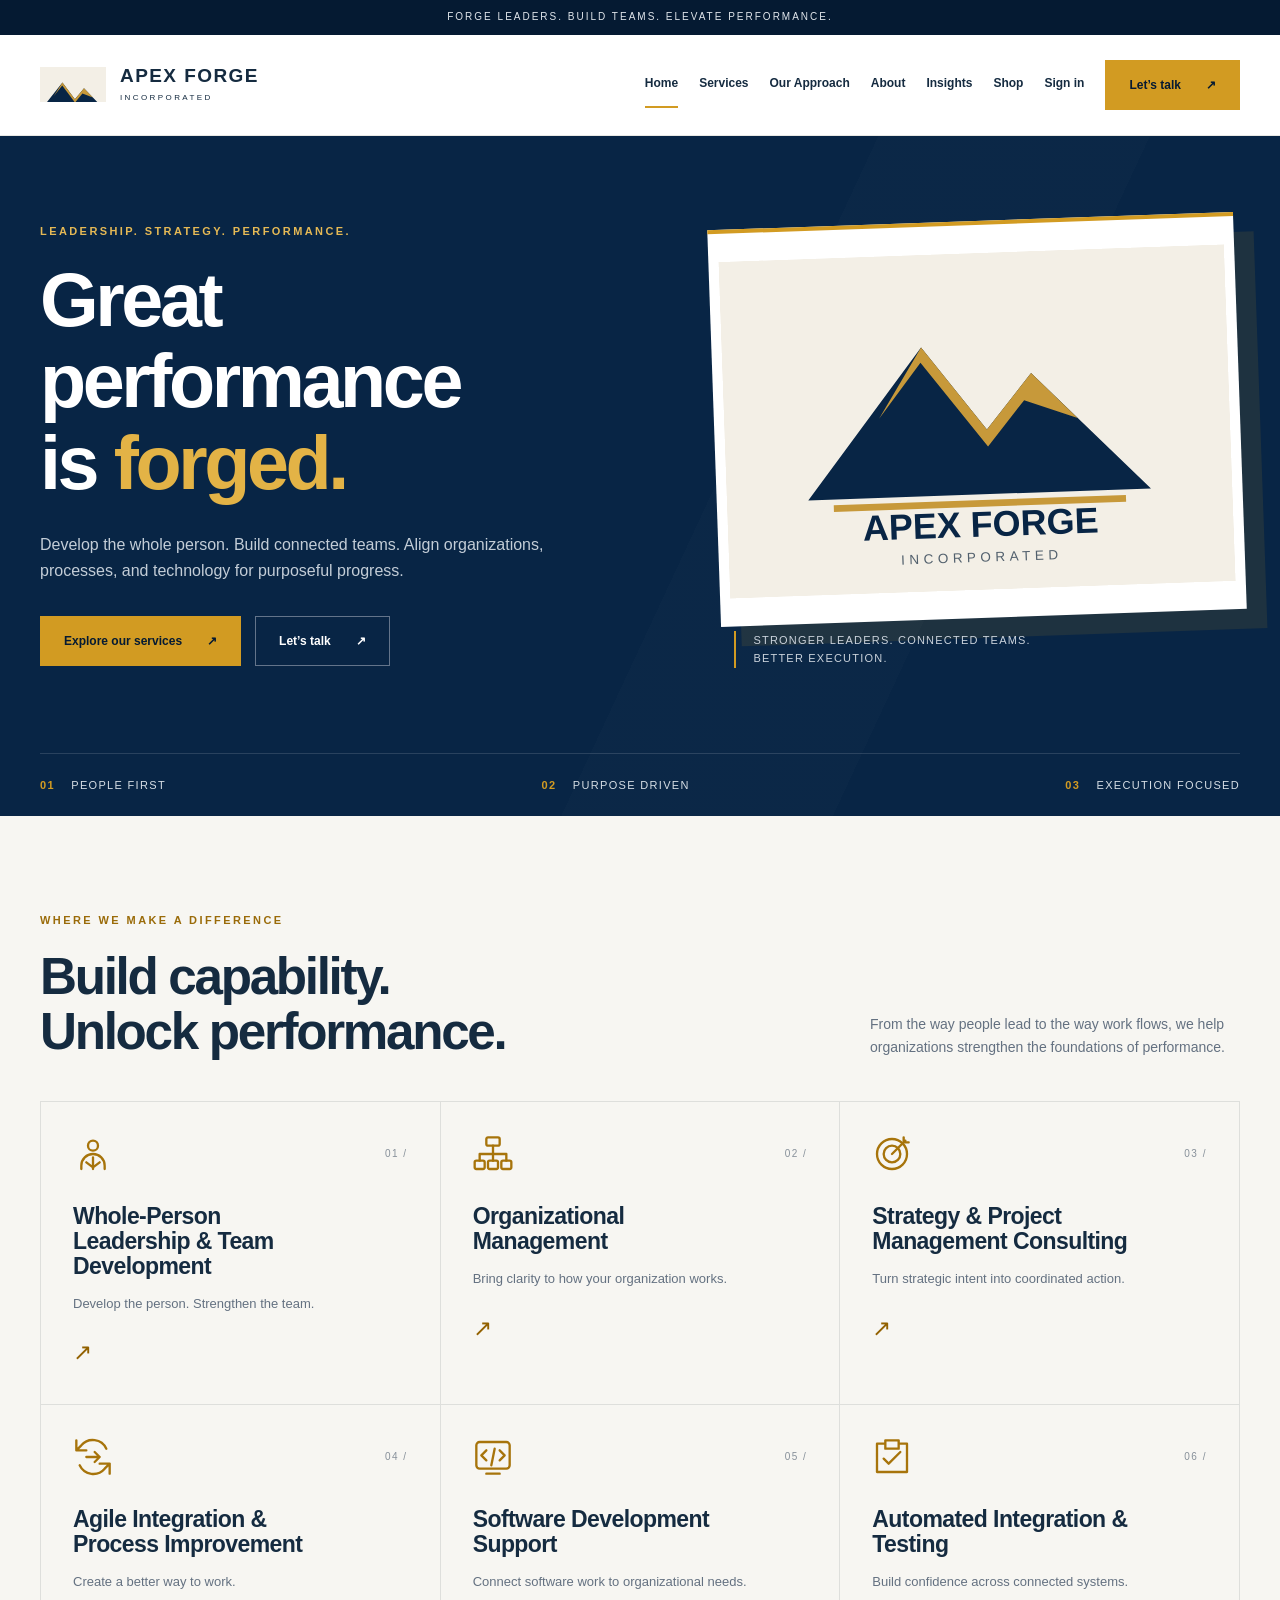
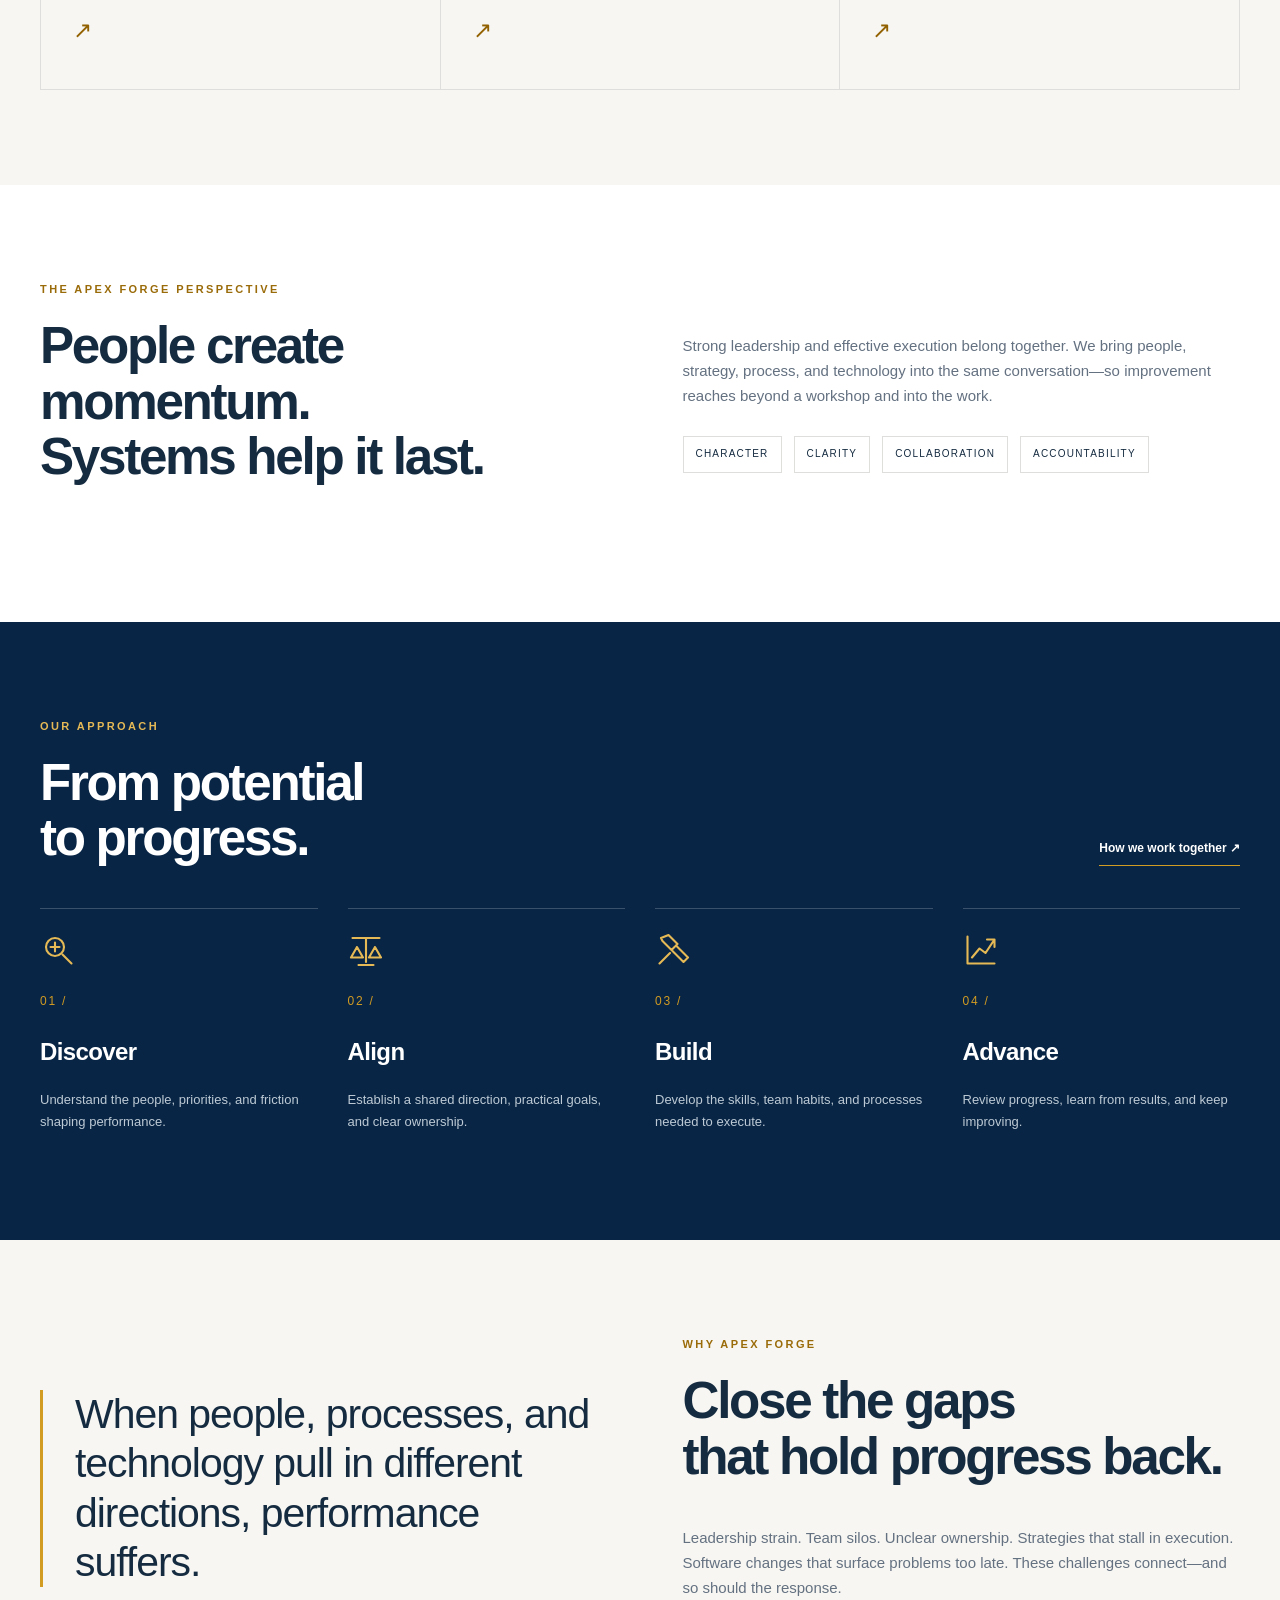
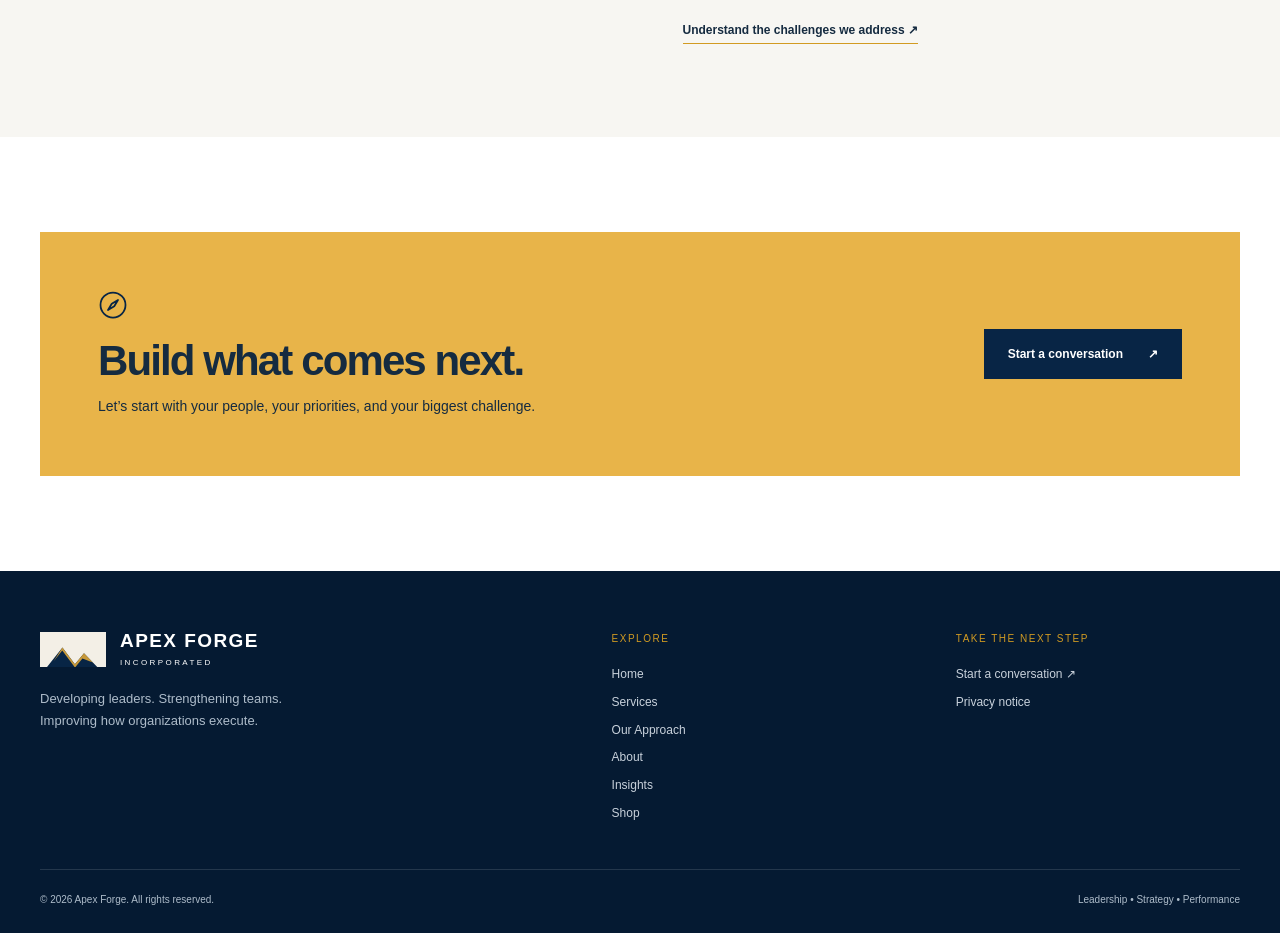
<file: site-under-test/index.html>
<!doctype html><html lang="en"><head><meta charset="utf-8"><meta name="viewport" content="width=device-width, initial-scale=1"><title>Apex Forge | Leadership, Strategy & Performance</title><meta name="description" content="Whole-person leadership and team development, organizational management, strategy, agile improvement, software development support, and automated integration and testing."><meta name="theme-color" content="#082545"><link rel="icon" href="assets/apex-forge-logo.svg"><link rel="stylesheet" href="assets/site.css"><script defer src="assets/site.js"></script></head><body data-preview="true"><a href="#main" class="skip-link">Skip to content</a><div class="topbar">FORGE LEADERS. BUILD TEAMS. ELEVATE PERFORMANCE.</div><header class="site-header"><div class="wrap header-inner"><a class="brand" href="index.html" aria-label="Apex Forge home"><span class="brand-icon"><img src="assets/apex-forge-logo.svg" alt=""></span><span class="brand-name">APEX FORGE<small>INCORPORATED</small></span></a><button class="menu-toggle" aria-expanded="false" aria-controls="main-nav" type="button">Menu ☰</button><nav class="nav" id="main-nav" aria-label="Main navigation"><a href="index.html" data-page="home" class="active" aria-current="page">Home</a><a href="services.html" data-page="services">Services</a><a href="approach.html" data-page="approach">Our Approach</a><a href="about.html" data-page="about">About</a><a href="insights.html" data-page="insights">Insights</a><a href="shop.html" data-page="shop">Shop</a><a href="account.html" data-page="account">Sign in</a><a class="btn " href="contact.html">Let’s talk<span aria-hidden="true">↗</span></a></nav></div></header><main id="main"><section class="hero light"><div class="wrap hero-grid"><div><span class="eyebrow">Leadership. Strategy. Performance.</span><h1>Great performance<br>is <em>forged.</em></h1><p class="hero-copy">Develop the whole person. Build connected teams. Align organizations, processes, and technology for purposeful progress.</p><div class="actions"><a class="btn " href="services.html">Explore our services<span aria-hidden="true">↗</span></a><a class="btn secondary" href="contact.html">Let’s talk<span aria-hidden="true">↗</span></a></div></div><div class="hero-art"><div class="logo-display"><img src="assets/apex-forge-logo.svg" alt="Apex Forge Incorporated — gold summit above navy mountains; Leadership, Strategy, Performance" width="1536" height="1024"></div><div class="art-caption">STRONGER LEADERS. CONNECTED TEAMS.<br>BETTER EXECUTION.</div></div></div><div class="wrap hero-foot"><span><b>01</b> PEOPLE FIRST</span><span><b>02</b> PURPOSE DRIVEN</span><span><b>03</b> EXECUTION FOCUSED</span></div></section><section class="section paper"><div class="wrap"><div class="section-head"><div><span class="eyebrow">Where we make a difference</span><h2>Build capability.<br>Unlock performance.</h2></div><p>From the way people lead to the way work flows, we help organizations strengthen the foundations of performance.</p></div><div class="service-grid"><a class="service-card" href="services.html#leadership"><div class="card-top"><svg class="card-icon" viewBox="0 0 24 24" fill="none" stroke="currentColor" stroke-width="1.4" stroke-linecap="round" stroke-linejoin="round" aria-hidden="true"><circle cx="12" cy="7" r="3"/><path d="M5 21v-2a7 7 0 0 1 14 0v2M12 14v7M8 17l4 3 4-3"/></svg><span class="card-number">01 /</span></div><h3>Whole-Person Leadership & Team Development</h3><p>Develop the person. Strengthen the team.</p><span class="arrow" aria-hidden="true">↗</span></a><a class="service-card" href="services.html#organization"><div class="card-top"><svg class="card-icon" viewBox="0 0 24 24" fill="none" stroke="currentColor" stroke-width="1.4" stroke-linecap="round" stroke-linejoin="round" aria-hidden="true"><rect x="8" y="2" width="8" height="5" rx="1"/><path d="M12 7v5M4 12h16M4 12v4m8-4v4m8-4v4"/><rect x="1" y="16" width="6" height="5" rx="1"/><rect x="9" y="16" width="6" height="5" rx="1"/><rect x="17" y="16" width="6" height="5" rx="1"/></svg><span class="card-number">02 /</span></div><h3>Organizational Management</h3><p>Bring clarity to how your organization works.</p><span class="arrow" aria-hidden="true">↗</span></a><a class="service-card" href="services.html#consulting"><div class="card-top"><svg class="card-icon" viewBox="0 0 24 24" fill="none" stroke="currentColor" stroke-width="1.4" stroke-linecap="round" stroke-linejoin="round" aria-hidden="true"><circle cx="12" cy="12" r="9"/><circle cx="12" cy="12" r="5"/><path d="M12 12l8-8m-1-2v3h3"/></svg><span class="card-number">03 /</span></div><h3>Strategy & Project Management Consulting</h3><p>Turn strategic intent into coordinated action.</p><span class="arrow" aria-hidden="true">↗</span></a><a class="service-card" href="services.html#agile"><div class="card-top"><svg class="card-icon" viewBox="0 0 24 24" fill="none" stroke="currentColor" stroke-width="1.4" stroke-linecap="round" stroke-linejoin="round" aria-hidden="true"><path d="M20 7a9 9 0 0 0-15-2L2 8m0-6v6h6M4 17a9 9 0 0 0 15 2l3-3m0 6v-6h-6"/><path d="M8 12h8m-3-3 3 3-3 3"/></svg><span class="card-number">04 /</span></div><h3>Agile Integration & Process Improvement</h3><p>Create a better way to work.</p><span class="arrow" aria-hidden="true">↗</span></a><a class="service-card" href="services.html#software"><div class="card-top"><svg class="card-icon" viewBox="0 0 24 24" fill="none" stroke="currentColor" stroke-width="1.4" stroke-linecap="round" stroke-linejoin="round" aria-hidden="true"><rect x="2" y="3" width="20" height="16" rx="2"/><path d="m8 8-3 3 3 3m8-6 3 3-3 3m-3-7-2 10M8 22h8"/></svg><span class="card-number">05 /</span></div><h3>Software Development Support</h3><p>Connect software work to organizational needs.</p><span class="arrow" aria-hidden="true">↗</span></a><a class="service-card" href="services.html#testing"><div class="card-top"><svg class="card-icon" viewBox="0 0 24 24" fill="none" stroke="currentColor" stroke-width="1.4" stroke-linecap="round" stroke-linejoin="round" aria-hidden="true"><path d="M8 2h8v5H8zM7 4H3v17h18V4h-4M7 13l3 3 7-7"/></svg><span class="card-number">06 /</span></div><h3>Automated Integration & Testing</h3><p>Build confidence across connected systems.</p><span class="arrow" aria-hidden="true">↗</span></a></div></div></section><section class="section"><div class="wrap split"><div><span class="eyebrow">The Apex Forge perspective</span><h2>People create momentum.<br>Systems help it last.</h2></div><div><p class="body-copy">Strong leadership and effective execution belong together. We bring people, strategy, process, and technology into the same conversation—so improvement reaches beyond a workshop and into the work.</p><div class="pillars"><span>CHARACTER</span><span>CLARITY</span><span>COLLABORATION</span><span>ACCOUNTABILITY</span></div></div></div></section><section class="section light"><div class="wrap"><div class="section-head"><div><span class="eyebrow">Our approach</span><h2>From potential<br>to progress.</h2></div><a class="text-link" href="approach.html">How we work together ↗</a></div><div class="steps"><div class="step"><svg class="box-icon" viewBox="0 0 24 24" fill="none" stroke="currentColor" stroke-width="1.4" stroke-linecap="round" stroke-linejoin="round" aria-hidden="true"><circle cx="10" cy="10" r="6"/><path d="m15 15 6 6M7 10h6m-3-3v6"/></svg><span class="num">01 /</span><h3>Discover</h3><p>Understand the people, priorities, and friction shaping performance.</p></div><div class="step"><svg class="box-icon" viewBox="0 0 24 24" fill="none" stroke="currentColor" stroke-width="1.4" stroke-linecap="round" stroke-linejoin="round" aria-hidden="true"><path d="M3 4h18M12 4v16M6 10l-4 7h8l-4-7Zm12 0-4 7h8l-4-7ZM7 22h10"/></svg><span class="num">02 /</span><h3>Align</h3><p>Establish a shared direction, practical goals, and clear ownership.</p></div><div class="step"><svg class="box-icon" viewBox="0 0 24 24" fill="none" stroke="currentColor" stroke-width="1.4" stroke-linecap="round" stroke-linejoin="round" aria-hidden="true"><path d="m4 4 5-2 6 6-4 4-6-6Zm7 8 8 8 3-3-8-8M3 21l7-7"/></svg><span class="num">03 /</span><h3>Build</h3><p>Develop the skills, team habits, and processes needed to execute.</p></div><div class="step"><svg class="box-icon" viewBox="0 0 24 24" fill="none" stroke="currentColor" stroke-width="1.4" stroke-linecap="round" stroke-linejoin="round" aria-hidden="true"><path d="M3 21V3m0 18h18M6 17l5-6 4 3 6-9m-5 0h5v5"/></svg><span class="num">04 /</span><h3>Advance</h3><p>Review progress, learn from results, and keep improving.</p></div></div></div></section><section class="section paper"><div class="wrap split"><div class="statement">When people, processes, and technology pull in different directions, performance suffers.</div><div><span class="eyebrow">Why Apex Forge</span><h2>Close the gaps<br>that hold progress back.</h2><p class="body-copy">Leadership strain. Team silos. Unclear ownership. Strategies that stall in execution. Software changes that surface problems too late. These challenges connect—and so should the response.</p><a class="text-link" href="about.html">Understand the challenges we address ↗</a></div></div></section><section class="section"><div class="wrap"><div class="cta"><div><svg class="box-icon" viewBox="0 0 24 24" fill="none" stroke="currentColor" stroke-width="1.4" stroke-linecap="round" stroke-linejoin="round" aria-hidden="true"><circle cx="12" cy="12" r="10"/><path d="m16 8-3 5-5 3 3-5 5-3Z"/></svg><h2>Build what comes next.</h2><p>Let’s start with your people, your priorities, and your biggest challenge.</p></div><a class="btn navy" href="contact.html">Start a conversation<span aria-hidden="true">↗</span></a></div></div></section></main><footer class="site-footer"><div class="wrap"><div class="footer-grid"><div><a class="brand" href="index.html" aria-label="Apex Forge home"><span class="brand-icon"><img src="assets/apex-forge-logo.svg" alt=""></span><span class="brand-name">APEX FORGE<small>INCORPORATED</small></span></a><p>Developing leaders. Strengthening teams.<br>Improving how organizations execute.</p></div><div><div class="footer-title">EXPLORE</div><div class="footer-links"><a href="index.html">Home</a><a href="services.html">Services</a><a href="approach.html">Our Approach</a><a href="about.html">About</a><a href="insights.html">Insights</a><a href="shop.html">Shop</a></div></div><div><div class="footer-title">TAKE THE NEXT STEP</div><div class="footer-links"><a href="contact.html">Start a conversation ↗</a><a href="privacy.html">Privacy notice</a></div></div></div><div class="footer-bottom"><span>© 2026 Apex Forge. All rights reserved.</span><span>Leadership • Strategy • Performance</span></div></div></footer></body></html>
</file>
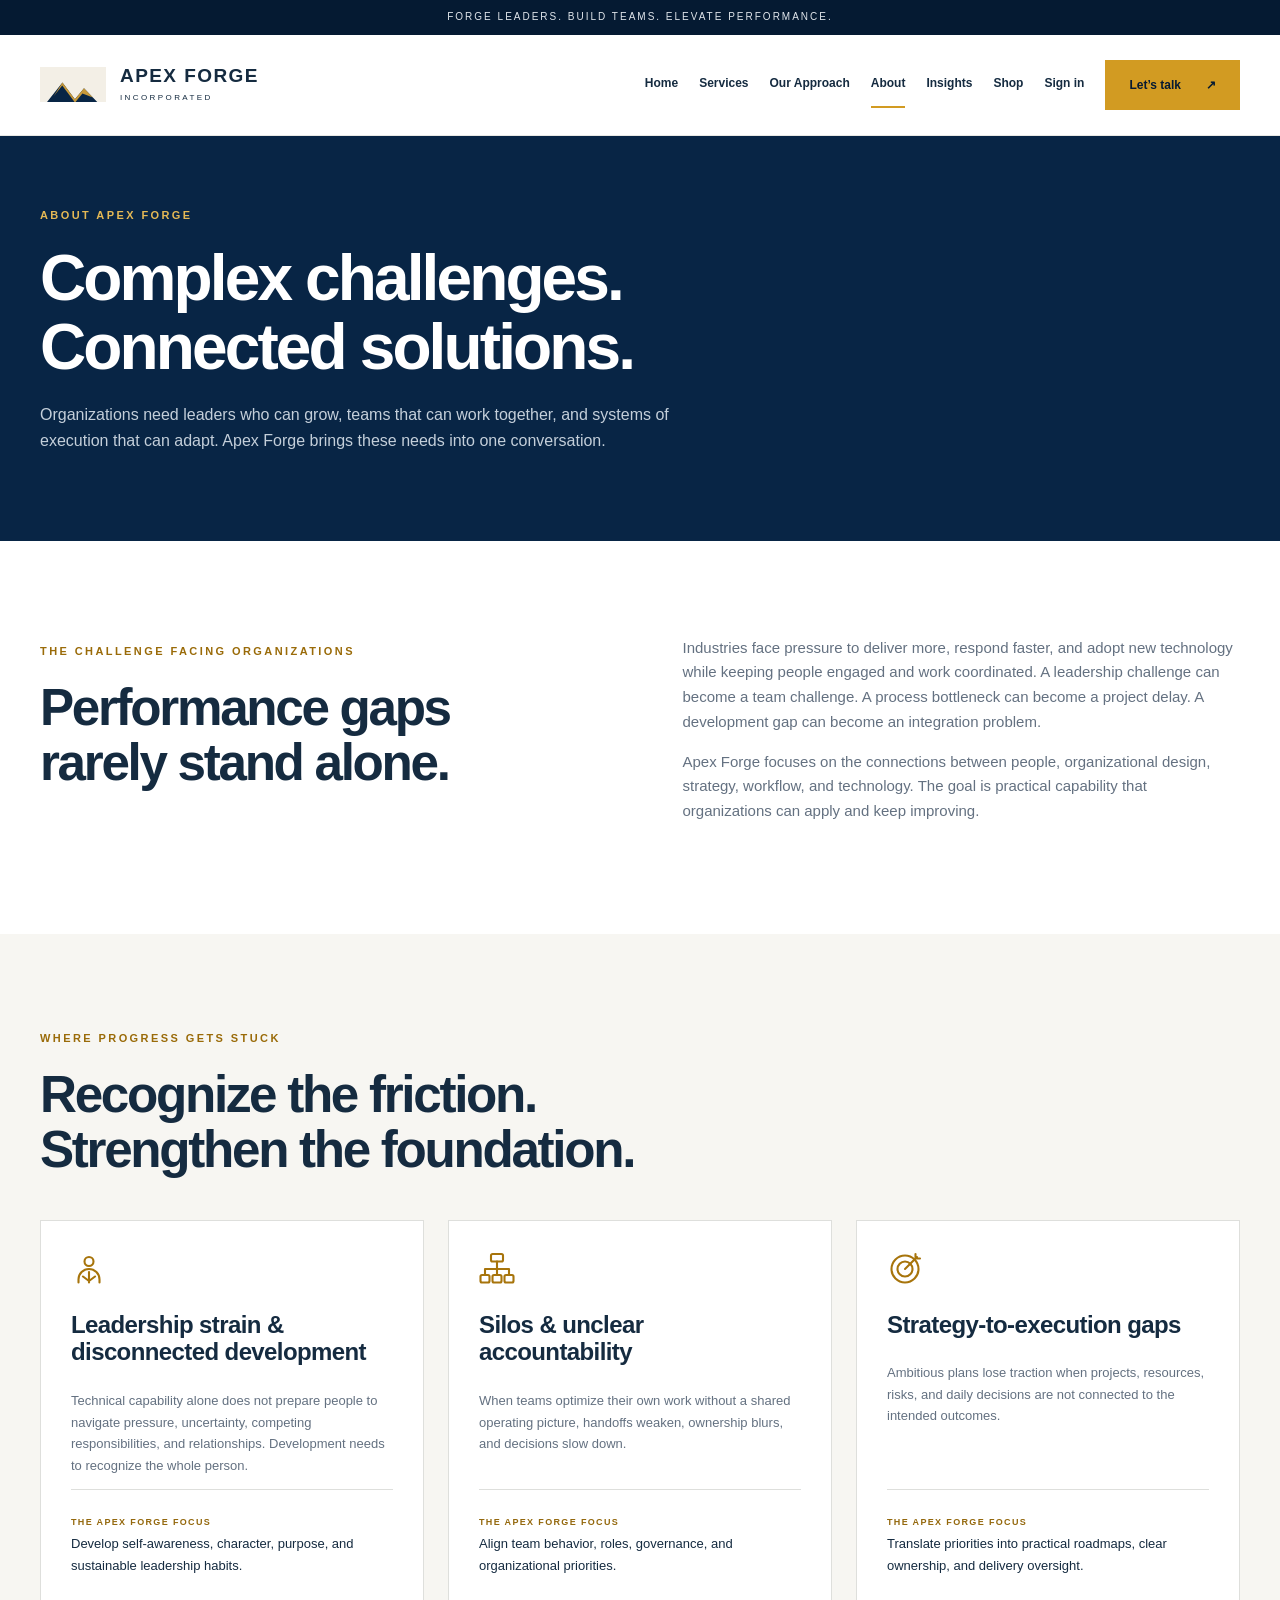
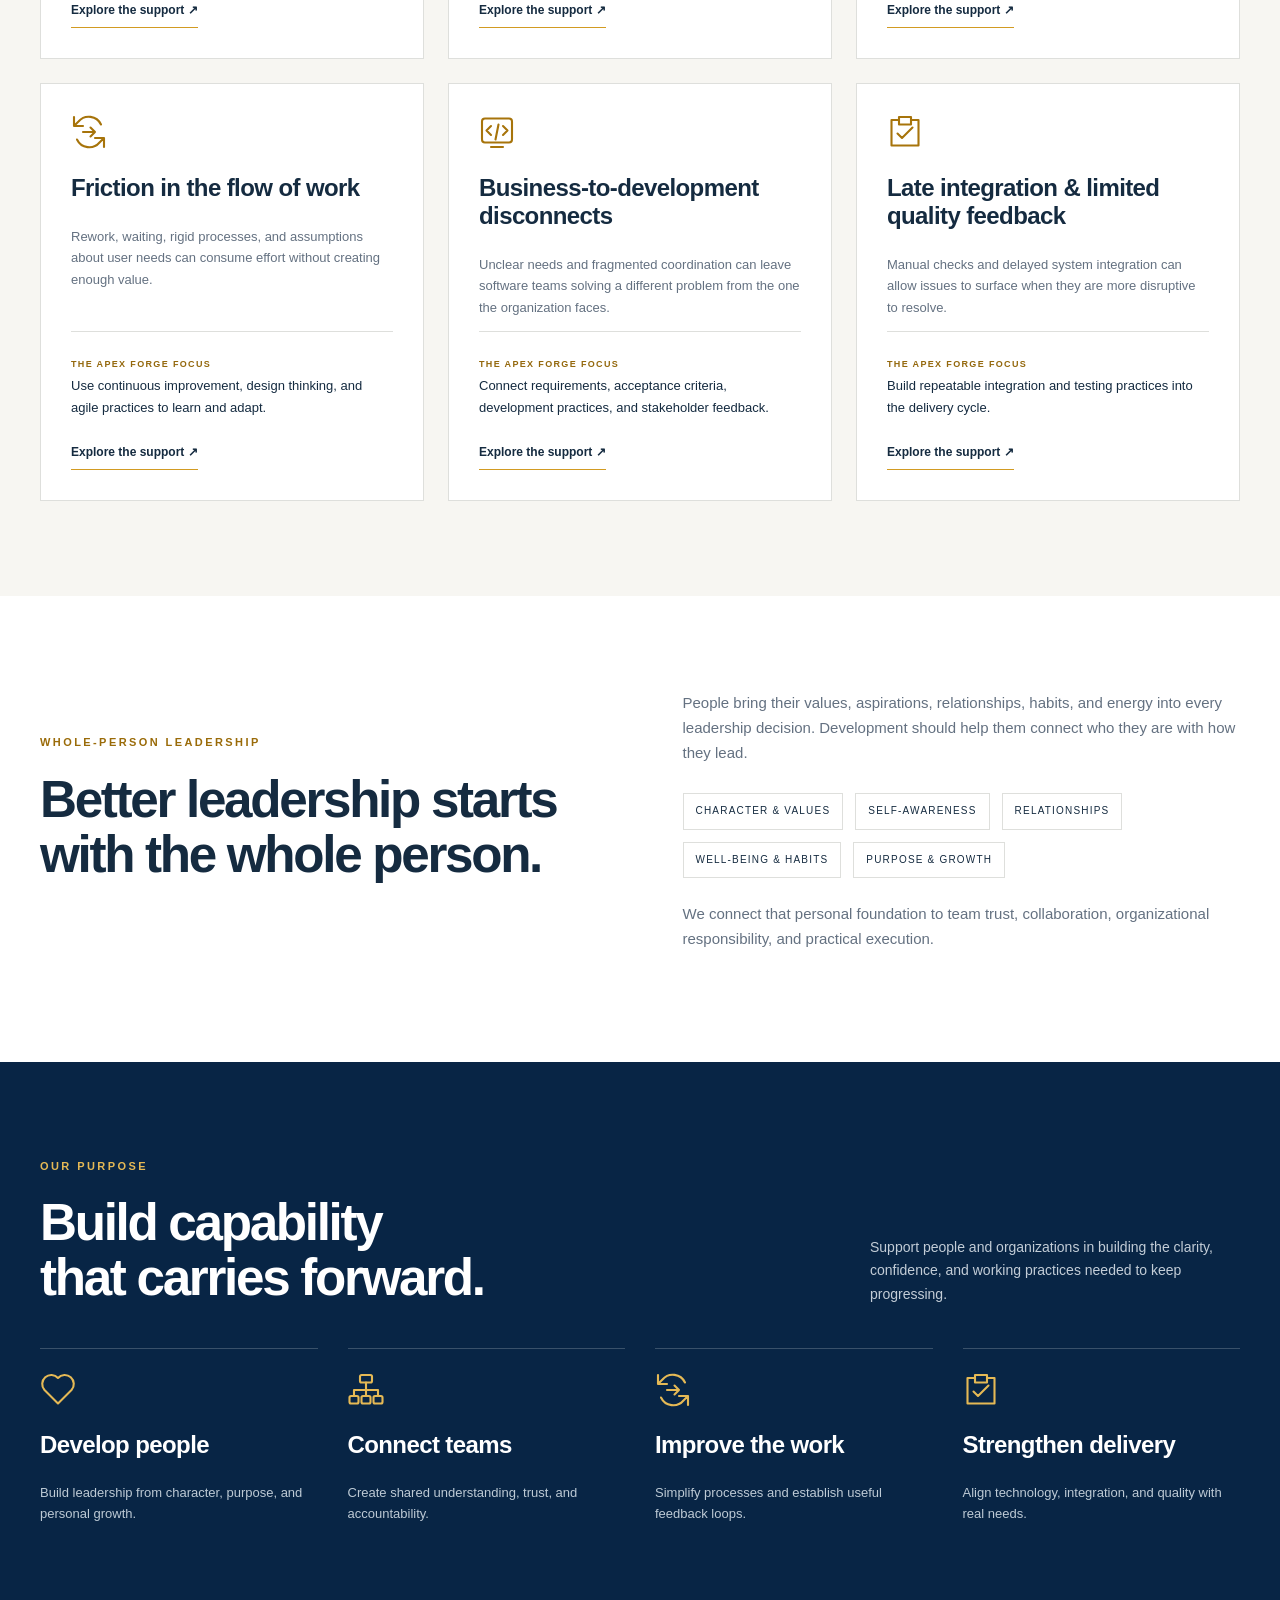
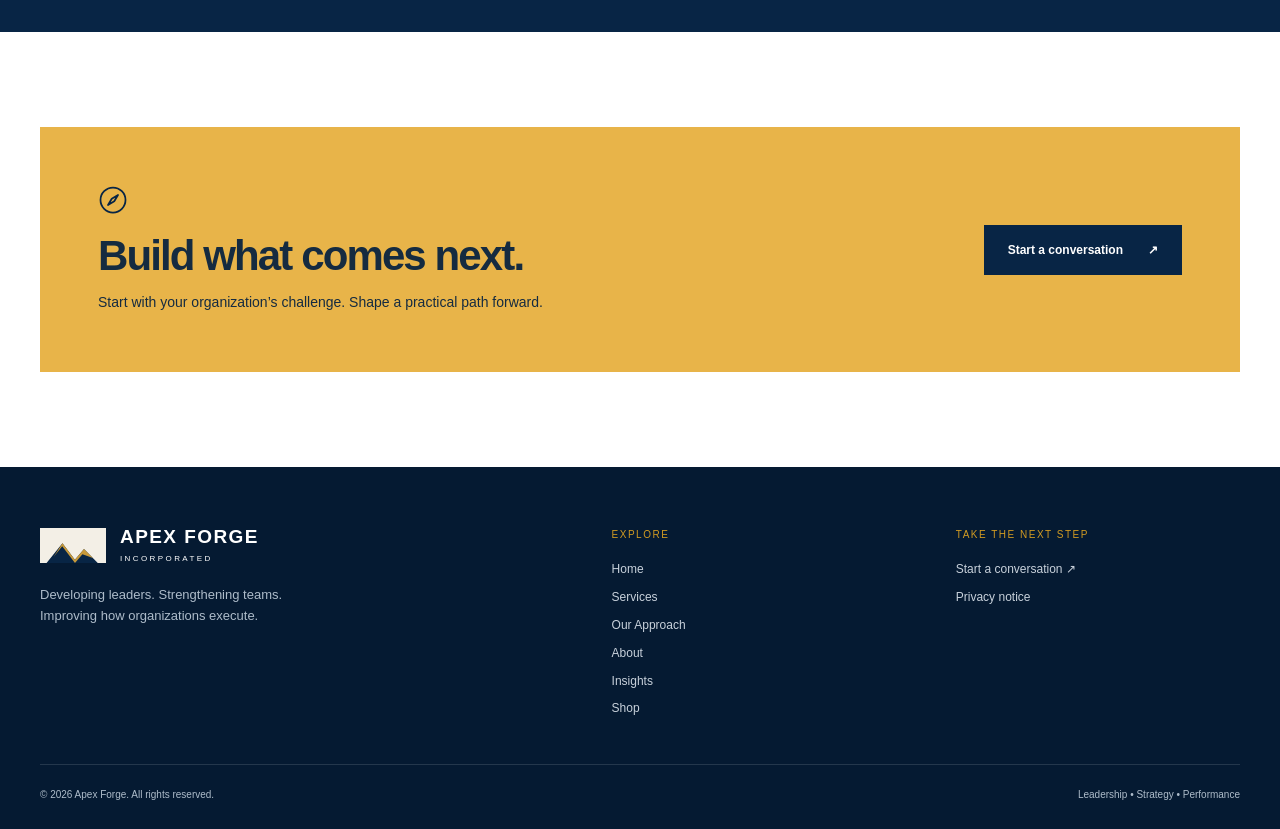
<file: site-under-test/about.html>
<!doctype html><html lang="en"><head><meta charset="utf-8"><meta name="viewport" content="width=device-width, initial-scale=1"><title>About | Apex Forge</title><meta name="description" content="Whole-person leadership and team development, organizational management, strategy, agile improvement, software development support, and automated integration and testing."><meta name="theme-color" content="#082545"><link rel="icon" href="assets/apex-forge-logo.svg"><link rel="stylesheet" href="assets/site.css"><script defer src="assets/site.js"></script></head><body data-preview="true"><a href="#main" class="skip-link">Skip to content</a><div class="topbar">FORGE LEADERS. BUILD TEAMS. ELEVATE PERFORMANCE.</div><header class="site-header"><div class="wrap header-inner"><a class="brand" href="index.html" aria-label="Apex Forge home"><span class="brand-icon"><img src="assets/apex-forge-logo.svg" alt=""></span><span class="brand-name">APEX FORGE<small>INCORPORATED</small></span></a><button class="menu-toggle" aria-expanded="false" aria-controls="main-nav" type="button">Menu ☰</button><nav class="nav" id="main-nav" aria-label="Main navigation"><a href="index.html" data-page="home">Home</a><a href="services.html" data-page="services">Services</a><a href="approach.html" data-page="approach">Our Approach</a><a href="about.html" data-page="about" class="active" aria-current="page">About</a><a href="insights.html" data-page="insights">Insights</a><a href="shop.html" data-page="shop">Shop</a><a href="account.html" data-page="account">Sign in</a><a class="btn " href="contact.html">Let’s talk<span aria-hidden="true">↗</span></a></nav></div></header><main id="main"><section class="page-hero"><div class="wrap"><span class="eyebrow">About Apex Forge</span><h1>Complex challenges.<br>Connected solutions.</h1><p>Organizations need leaders who can grow, teams that can work together, and systems of execution that can adapt. Apex Forge brings these needs into one conversation.</p></div></section><section class="section"><div class="wrap split"><div><span class="eyebrow">The challenge facing organizations</span><h2>Performance gaps<br>rarely stand alone.</h2></div><div><p class="body-copy">Industries face pressure to deliver more, respond faster, and adopt new technology while keeping people engaged and work coordinated. A leadership challenge can become a team challenge. A process bottleneck can become a project delay. A development gap can become an integration problem.</p><p class="body-copy">Apex Forge focuses on the connections between people, organizational design, strategy, workflow, and technology. The goal is practical capability that organizations can apply and keep improving.</p></div></div></section><section class="section paper"><div class="wrap"><div class="section-head"><div><span class="eyebrow">Where progress gets stuck</span><h2>Recognize the friction.<br>Strengthen the foundation.</h2></div></div><div class="challenge-grid"><article class="challenge-card"><svg class="box-icon" viewBox="0 0 24 24" fill="none" stroke="currentColor" stroke-width="1.4" stroke-linecap="round" stroke-linejoin="round" aria-hidden="true"><circle cx="12" cy="7" r="3"/><path d="M5 21v-2a7 7 0 0 1 14 0v2M12 14v7M8 17l4 3 4-3"/></svg><h3>Leadership strain & disconnected development</h3><p>Technical capability alone does not prepare people to navigate pressure, uncertainty, competing responsibilities, and relationships. Development needs to recognize the whole person.</p><div class="challenge-response"><span>THE APEX FORGE FOCUS</span><p>Develop self-awareness, character, purpose, and sustainable leadership habits.</p></div><a class="text-link" href="services.html#leadership">Explore the support ↗</a></article><article class="challenge-card"><svg class="box-icon" viewBox="0 0 24 24" fill="none" stroke="currentColor" stroke-width="1.4" stroke-linecap="round" stroke-linejoin="round" aria-hidden="true"><rect x="8" y="2" width="8" height="5" rx="1"/><path d="M12 7v5M4 12h16M4 12v4m8-4v4m8-4v4"/><rect x="1" y="16" width="6" height="5" rx="1"/><rect x="9" y="16" width="6" height="5" rx="1"/><rect x="17" y="16" width="6" height="5" rx="1"/></svg><h3>Silos & unclear accountability</h3><p>When teams optimize their own work without a shared operating picture, handoffs weaken, ownership blurs, and decisions slow down.</p><div class="challenge-response"><span>THE APEX FORGE FOCUS</span><p>Align team behavior, roles, governance, and organizational priorities.</p></div><a class="text-link" href="services.html#organization">Explore the support ↗</a></article><article class="challenge-card"><svg class="box-icon" viewBox="0 0 24 24" fill="none" stroke="currentColor" stroke-width="1.4" stroke-linecap="round" stroke-linejoin="round" aria-hidden="true"><circle cx="12" cy="12" r="9"/><circle cx="12" cy="12" r="5"/><path d="M12 12l8-8m-1-2v3h3"/></svg><h3>Strategy-to-execution gaps</h3><p>Ambitious plans lose traction when projects, resources, risks, and daily decisions are not connected to the intended outcomes.</p><div class="challenge-response"><span>THE APEX FORGE FOCUS</span><p>Translate priorities into practical roadmaps, clear ownership, and delivery oversight.</p></div><a class="text-link" href="services.html#consulting">Explore the support ↗</a></article><article class="challenge-card"><svg class="box-icon" viewBox="0 0 24 24" fill="none" stroke="currentColor" stroke-width="1.4" stroke-linecap="round" stroke-linejoin="round" aria-hidden="true"><path d="M20 7a9 9 0 0 0-15-2L2 8m0-6v6h6M4 17a9 9 0 0 0 15 2l3-3m0 6v-6h-6"/><path d="M8 12h8m-3-3 3 3-3 3"/></svg><h3>Friction in the flow of work</h3><p>Rework, waiting, rigid processes, and assumptions about user needs can consume effort without creating enough value.</p><div class="challenge-response"><span>THE APEX FORGE FOCUS</span><p>Use continuous improvement, design thinking, and agile practices to learn and adapt.</p></div><a class="text-link" href="services.html#agile">Explore the support ↗</a></article><article class="challenge-card"><svg class="box-icon" viewBox="0 0 24 24" fill="none" stroke="currentColor" stroke-width="1.4" stroke-linecap="round" stroke-linejoin="round" aria-hidden="true"><rect x="2" y="3" width="20" height="16" rx="2"/><path d="m8 8-3 3 3 3m8-6 3 3-3 3m-3-7-2 10M8 22h8"/></svg><h3>Business-to-development disconnects</h3><p>Unclear needs and fragmented coordination can leave software teams solving a different problem from the one the organization faces.</p><div class="challenge-response"><span>THE APEX FORGE FOCUS</span><p>Connect requirements, acceptance criteria, development practices, and stakeholder feedback.</p></div><a class="text-link" href="services.html#software">Explore the support ↗</a></article><article class="challenge-card"><svg class="box-icon" viewBox="0 0 24 24" fill="none" stroke="currentColor" stroke-width="1.4" stroke-linecap="round" stroke-linejoin="round" aria-hidden="true"><path d="M8 2h8v5H8zM7 4H3v17h18V4h-4M7 13l3 3 7-7"/></svg><h3>Late integration & limited quality feedback</h3><p>Manual checks and delayed system integration can allow issues to surface when they are more disruptive to resolve.</p><div class="challenge-response"><span>THE APEX FORGE FOCUS</span><p>Build repeatable integration and testing practices into the delivery cycle.</p></div><a class="text-link" href="services.html#testing">Explore the support ↗</a></article></div></div></section><section class="section"><div class="wrap split"><div><span class="eyebrow">Whole-person leadership</span><h2>Better leadership starts<br>with the whole person.</h2></div><div><p class="body-copy">People bring their values, aspirations, relationships, habits, and energy into every leadership decision. Development should help them connect who they are with how they lead.</p><div class="pillars"><span>CHARACTER & VALUES</span><span>SELF-AWARENESS</span><span>RELATIONSHIPS</span><span>WELL-BEING & HABITS</span><span>PURPOSE & GROWTH</span></div><p class="body-copy" style="margin-top:24px">We connect that personal foundation to team trust, collaboration, organizational responsibility, and practical execution.</p></div></div></section><section class="section light"><div class="wrap"><div class="section-head"><div><span class="eyebrow">Our purpose</span><h2>Build capability<br>that carries forward.</h2></div><p style="color:#c3cdd7">Support people and organizations in building the clarity, confidence, and working practices needed to keep progressing.</p></div><div class="steps"><div class="step"><svg class="box-icon" viewBox="0 0 24 24" fill="none" stroke="currentColor" stroke-width="1.4" stroke-linecap="round" stroke-linejoin="round" aria-hidden="true"><path d="M12 21 3 12A6 6 0 0 1 12 4a6 6 0 0 1 9 8l-9 9Z"/></svg><h3>Develop people</h3><p>Build leadership from character, purpose, and personal growth.</p></div><div class="step"><svg class="box-icon" viewBox="0 0 24 24" fill="none" stroke="currentColor" stroke-width="1.4" stroke-linecap="round" stroke-linejoin="round" aria-hidden="true"><rect x="8" y="2" width="8" height="5" rx="1"/><path d="M12 7v5M4 12h16M4 12v4m8-4v4m8-4v4"/><rect x="1" y="16" width="6" height="5" rx="1"/><rect x="9" y="16" width="6" height="5" rx="1"/><rect x="17" y="16" width="6" height="5" rx="1"/></svg><h3>Connect teams</h3><p>Create shared understanding, trust, and accountability.</p></div><div class="step"><svg class="box-icon" viewBox="0 0 24 24" fill="none" stroke="currentColor" stroke-width="1.4" stroke-linecap="round" stroke-linejoin="round" aria-hidden="true"><path d="M20 7a9 9 0 0 0-15-2L2 8m0-6v6h6M4 17a9 9 0 0 0 15 2l3-3m0 6v-6h-6"/><path d="M8 12h8m-3-3 3 3-3 3"/></svg><h3>Improve the work</h3><p>Simplify processes and establish useful feedback loops.</p></div><div class="step"><svg class="box-icon" viewBox="0 0 24 24" fill="none" stroke="currentColor" stroke-width="1.4" stroke-linecap="round" stroke-linejoin="round" aria-hidden="true"><path d="M8 2h8v5H8zM7 4H3v17h18V4h-4M7 13l3 3 7-7"/></svg><h3>Strengthen delivery</h3><p>Align technology, integration, and quality with real needs.</p></div></div></div></section><section class="section"><div class="wrap"><div class="cta"><div><svg class="box-icon" viewBox="0 0 24 24" fill="none" stroke="currentColor" stroke-width="1.4" stroke-linecap="round" stroke-linejoin="round" aria-hidden="true"><circle cx="12" cy="12" r="10"/><path d="m16 8-3 5-5 3 3-5 5-3Z"/></svg><h2>Build what comes next.</h2><p>Start with your organization’s challenge. Shape a practical path forward.</p></div><a class="btn navy" href="contact.html">Start a conversation <span aria-hidden="true">↗</span></a></div></div></section></main><footer class="site-footer"><div class="wrap"><div class="footer-grid"><div><a class="brand" href="index.html" aria-label="Apex Forge home"><span class="brand-icon"><img src="assets/apex-forge-logo.svg" alt=""></span><span class="brand-name">APEX FORGE<small>INCORPORATED</small></span></a><p>Developing leaders. Strengthening teams.<br>Improving how organizations execute.</p></div><div><div class="footer-title">EXPLORE</div><div class="footer-links"><a href="index.html">Home</a><a href="services.html">Services</a><a href="approach.html">Our Approach</a><a href="about.html">About</a><a href="insights.html">Insights</a><a href="shop.html">Shop</a></div></div><div><div class="footer-title">TAKE THE NEXT STEP</div><div class="footer-links"><a href="contact.html">Start a conversation ↗</a><a href="privacy.html">Privacy notice</a></div></div></div><div class="footer-bottom"><span>© 2026 Apex Forge. All rights reserved.</span><span>Leadership • Strategy • Performance</span></div></div></footer></body></html>
</file>
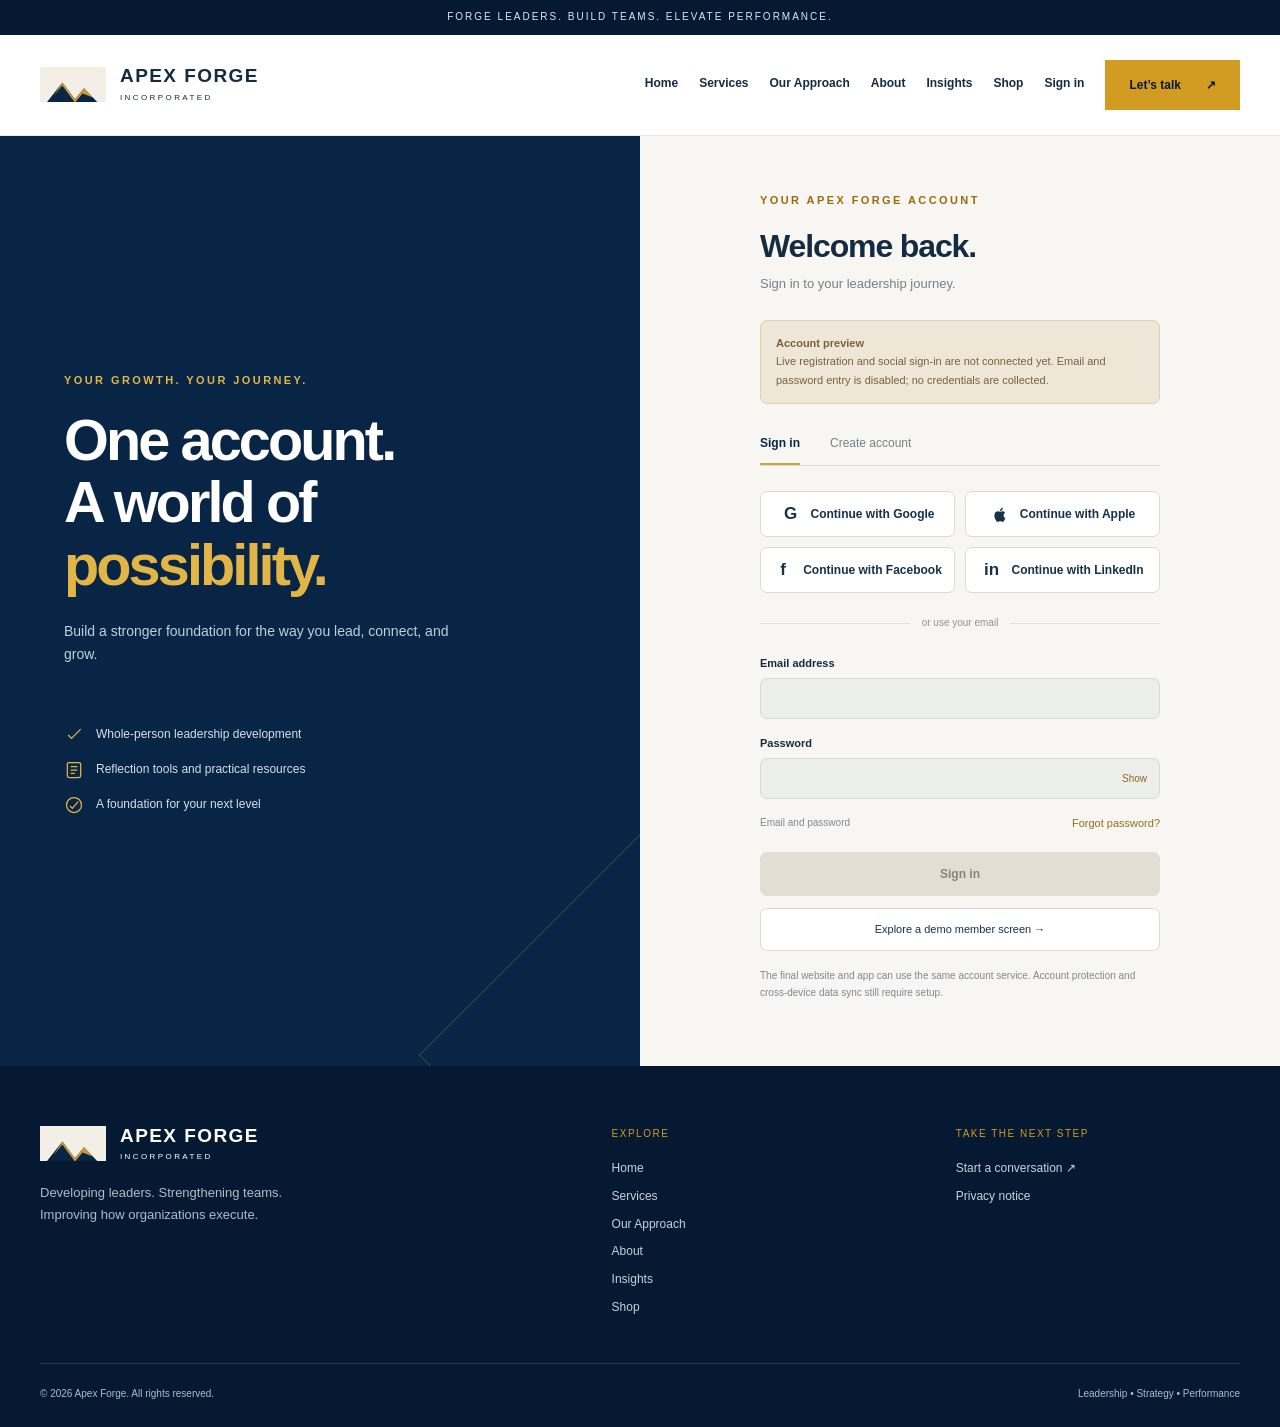
<file: site-under-test/account.html>
<!doctype html><html lang="en"><head><meta charset="utf-8"><meta name="viewport" content="width=device-width,initial-scale=1"><meta name="theme-color" content="#082545"><title>Account | Apex Forge</title><link rel="stylesheet" href="assets/auth.css"><script defer src="assets/auth-config.js"></script><script defer src="assets/auth.js"></script><link rel="stylesheet" href="assets/site.css"><script defer src="assets/site.js"></script></head><body><a href="#main" class="skip-link">Skip to content</a><div class="topbar">FORGE LEADERS. BUILD TEAMS. ELEVATE PERFORMANCE.</div><header class="site-header"><div class="wrap header-inner"><a class="brand" href="index.html" aria-label="Apex Forge home"><span class="brand-icon"><img src="assets/apex-forge-logo.svg" alt=""></span><span class="brand-name">APEX FORGE<small>INCORPORATED</small></span></a><button class="menu-toggle" aria-expanded="false" aria-controls="main-nav" type="button">Menu ☰</button><nav class="nav" id="main-nav" aria-label="Main navigation"><a href="index.html" data-page="home">Home</a><a href="services.html" data-page="services">Services</a><a href="approach.html" data-page="approach">Our Approach</a><a href="about.html" data-page="about">About</a><a href="insights.html" data-page="insights">Insights</a><a href="shop.html" data-page="shop">Shop</a><a href="account.html" data-page="account">Sign in</a><a class="btn " href="contact.html">Let’s talk<span aria-hidden="true">↗</span></a></nav></div></header><main id="main"><section class="auth-layout"><div class="auth-story"><span class="eyebrow">YOUR GROWTH. YOUR JOURNEY.</span><h1>One account.<br>A world of<br><em>possibility.</em></h1><p>Build a stronger foundation for the way you lead, connect, and grow.</p><ul class="auth-benefits"><li><svg viewBox="0 0 24 24" fill="none" stroke="currentColor" stroke-width="1.5" aria-hidden="true"><path d="m5 12 4 4L20 5"/></svg>Whole-person leadership development</li><li><svg viewBox="0 0 24 24" fill="none" stroke="currentColor" stroke-width="1.5" aria-hidden="true"><rect x="4" y="3" width="16" height="18" rx="2"/><path d="M8 8h8m-8 4h8m-8 4h5"/></svg>Reflection tools and practical resources</li><li><svg viewBox="0 0 24 24" fill="none" stroke="currentColor" stroke-width="1.5" aria-hidden="true"><circle cx="12" cy="12" r="9"/><path d="m7 13 3 3 7-8"/></svg>A foundation for your next level</li></ul></div><div class="auth-pane" id="auth-root" data-return="index.html"><noscript>Enable JavaScript to view the account screens.</noscript></div></section>
</main><footer class="site-footer"><div class="wrap"><div class="footer-grid"><div><a class="brand" href="index.html" aria-label="Apex Forge home"><span class="brand-icon"><img src="assets/apex-forge-logo.svg" alt=""></span><span class="brand-name">APEX FORGE<small>INCORPORATED</small></span></a><p>Developing leaders. Strengthening teams.<br>Improving how organizations execute.</p></div><div><div class="footer-title">EXPLORE</div><div class="footer-links"><a href="index.html">Home</a><a href="services.html">Services</a><a href="approach.html">Our Approach</a><a href="about.html">About</a><a href="insights.html">Insights</a><a href="shop.html">Shop</a></div></div><div><div class="footer-title">TAKE THE NEXT STEP</div><div class="footer-links"><a href="contact.html">Start a conversation ↗</a><a href="privacy.html">Privacy notice</a></div></div></div><div class="footer-bottom"><span>© 2026 Apex Forge. All rights reserved.</span><span>Leadership • Strategy • Performance</span></div></div></footer></body></html>
</file>
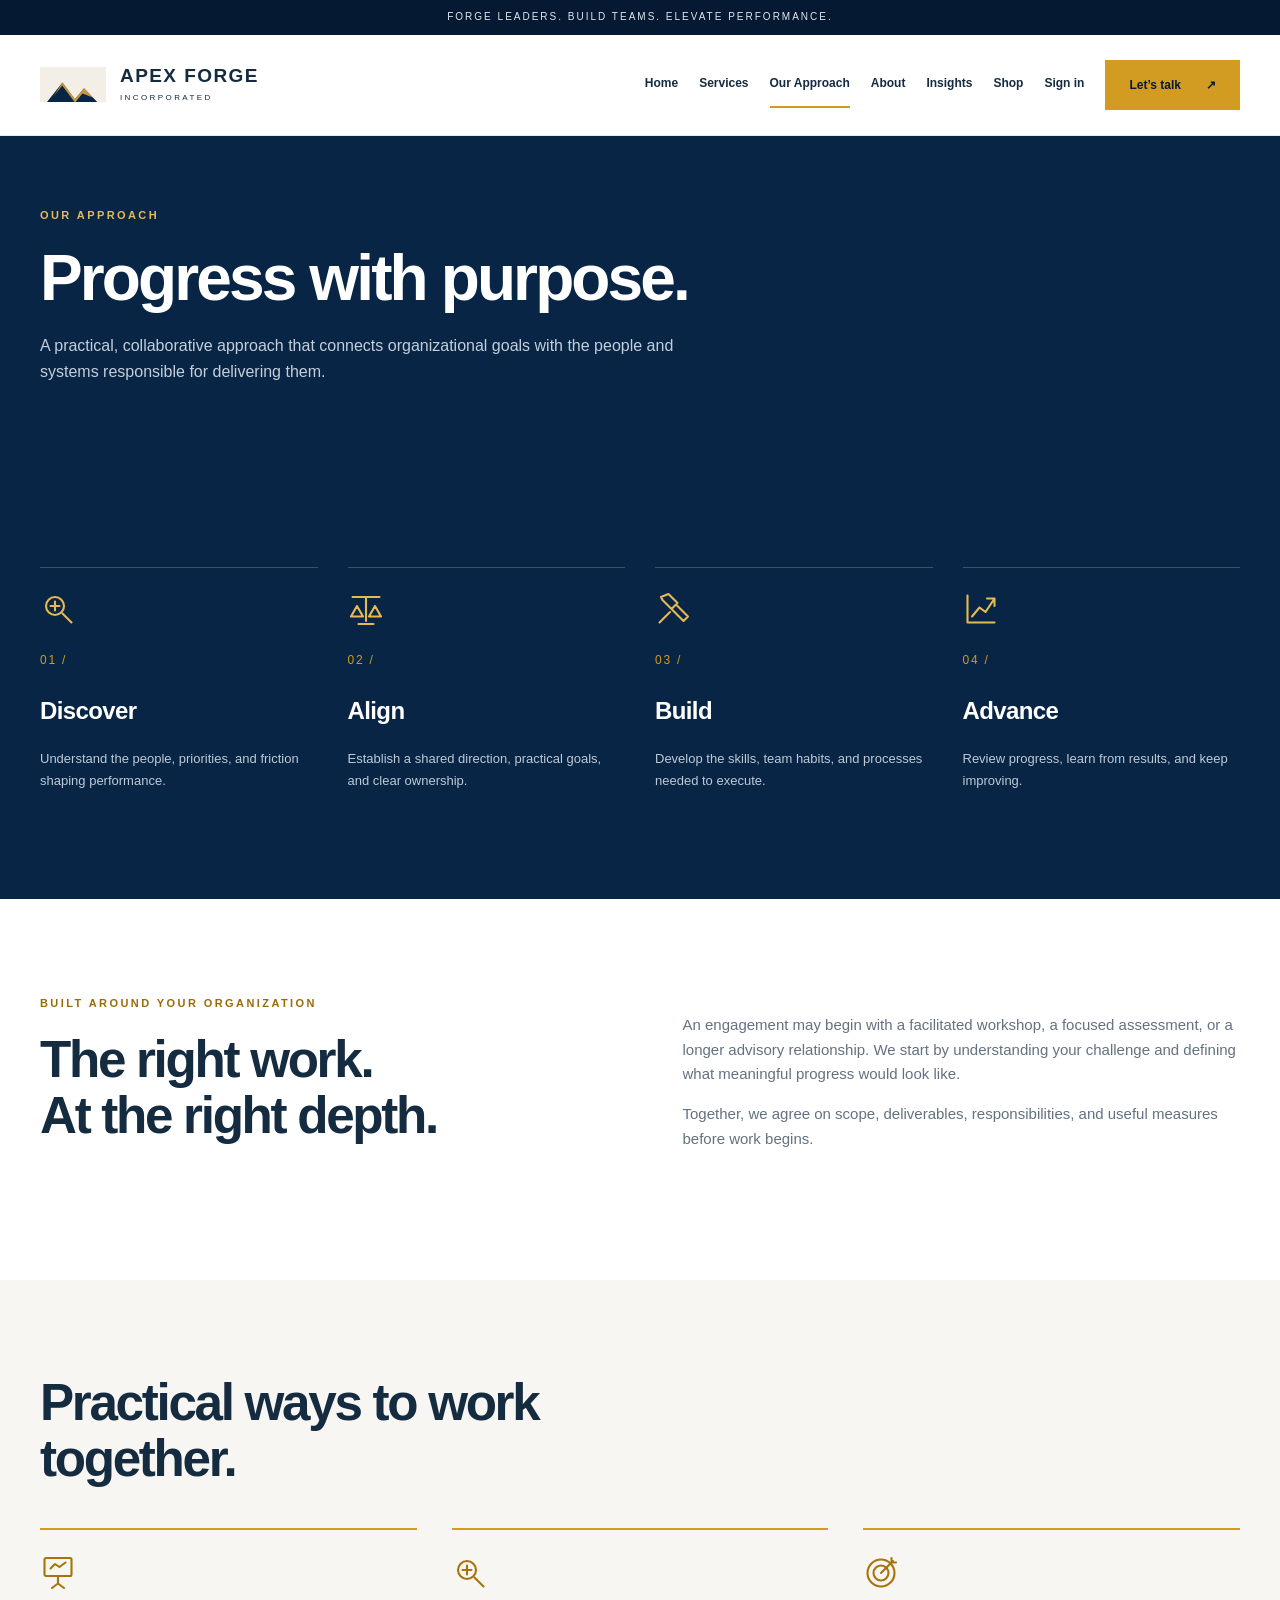
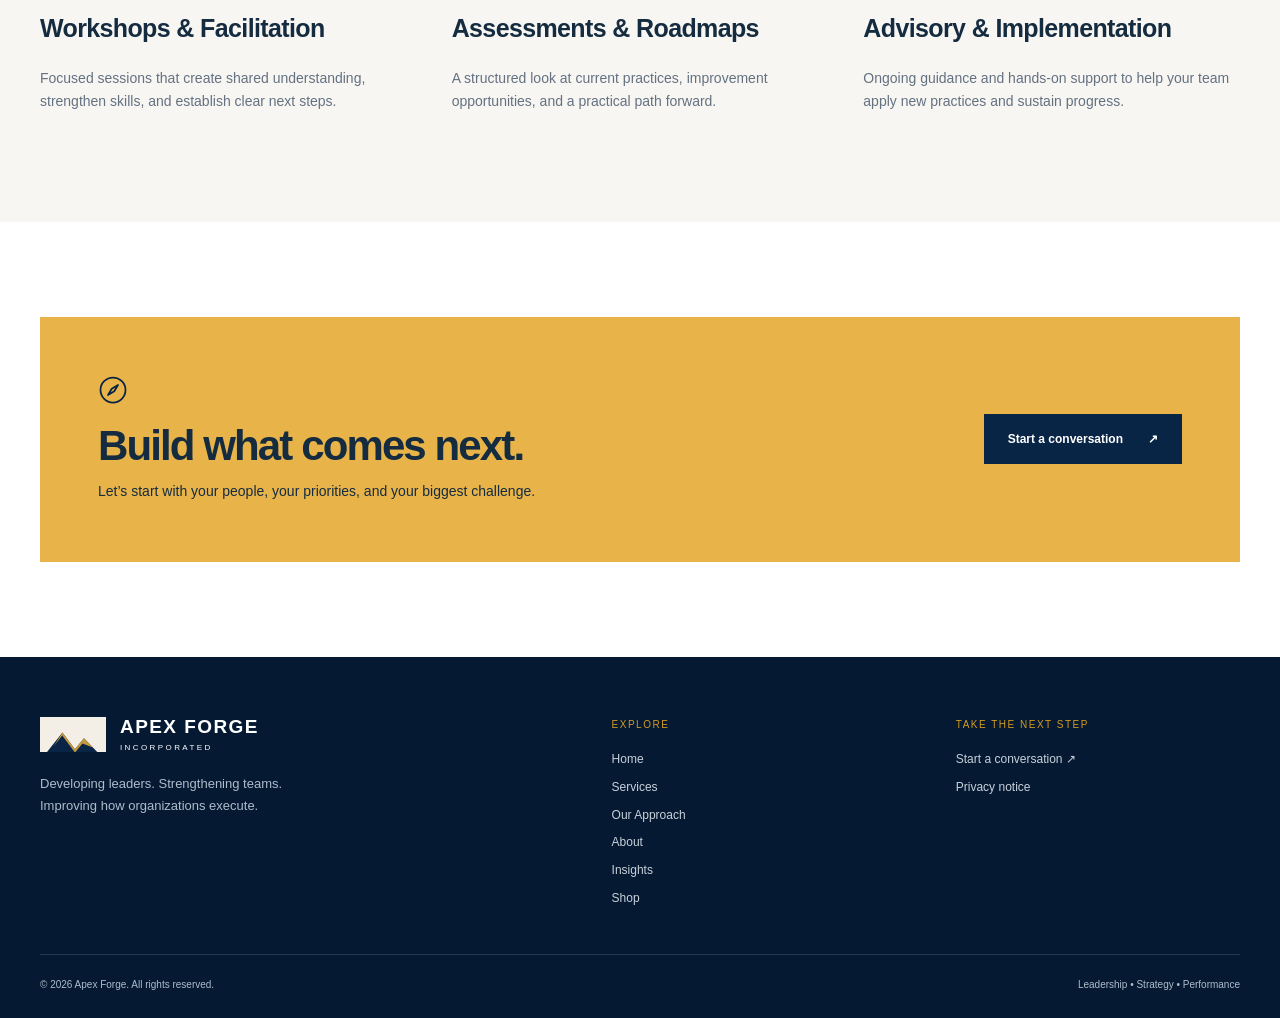
<file: site-under-test/approach.html>
<!doctype html><html lang="en"><head><meta charset="utf-8"><meta name="viewport" content="width=device-width, initial-scale=1"><title>Approach | Apex Forge</title><meta name="description" content="Whole-person leadership and team development, organizational management, strategy, agile improvement, software development support, and automated integration and testing."><meta name="theme-color" content="#082545"><link rel="icon" href="assets/apex-forge-logo.svg"><link rel="stylesheet" href="assets/site.css"><script defer src="assets/site.js"></script></head><body data-preview="true"><a href="#main" class="skip-link">Skip to content</a><div class="topbar">FORGE LEADERS. BUILD TEAMS. ELEVATE PERFORMANCE.</div><header class="site-header"><div class="wrap header-inner"><a class="brand" href="index.html" aria-label="Apex Forge home"><span class="brand-icon"><img src="assets/apex-forge-logo.svg" alt=""></span><span class="brand-name">APEX FORGE<small>INCORPORATED</small></span></a><button class="menu-toggle" aria-expanded="false" aria-controls="main-nav" type="button">Menu ☰</button><nav class="nav" id="main-nav" aria-label="Main navigation"><a href="index.html" data-page="home">Home</a><a href="services.html" data-page="services">Services</a><a href="approach.html" data-page="approach" class="active" aria-current="page">Our Approach</a><a href="about.html" data-page="about">About</a><a href="insights.html" data-page="insights">Insights</a><a href="shop.html" data-page="shop">Shop</a><a href="account.html" data-page="account">Sign in</a><a class="btn " href="contact.html">Let’s talk<span aria-hidden="true">↗</span></a></nav></div></header><main id="main"><section class="page-hero"><div class="wrap"><span class="eyebrow">Our approach</span><h1>Progress with purpose.</h1><p>A practical, collaborative approach that connects organizational goals with the people and systems responsible for delivering them.</p></div></section><section class="section light"><div class="wrap"><div class="steps"><div class="step"><svg class="box-icon" viewBox="0 0 24 24" fill="none" stroke="currentColor" stroke-width="1.4" stroke-linecap="round" stroke-linejoin="round" aria-hidden="true"><circle cx="10" cy="10" r="6"/><path d="m15 15 6 6M7 10h6m-3-3v6"/></svg><span class="num">01 /</span><h3>Discover</h3><p>Understand the people, priorities, and friction shaping performance.</p></div><div class="step"><svg class="box-icon" viewBox="0 0 24 24" fill="none" stroke="currentColor" stroke-width="1.4" stroke-linecap="round" stroke-linejoin="round" aria-hidden="true"><path d="M3 4h18M12 4v16M6 10l-4 7h8l-4-7Zm12 0-4 7h8l-4-7ZM7 22h10"/></svg><span class="num">02 /</span><h3>Align</h3><p>Establish a shared direction, practical goals, and clear ownership.</p></div><div class="step"><svg class="box-icon" viewBox="0 0 24 24" fill="none" stroke="currentColor" stroke-width="1.4" stroke-linecap="round" stroke-linejoin="round" aria-hidden="true"><path d="m4 4 5-2 6 6-4 4-6-6Zm7 8 8 8 3-3-8-8M3 21l7-7"/></svg><span class="num">03 /</span><h3>Build</h3><p>Develop the skills, team habits, and processes needed to execute.</p></div><div class="step"><svg class="box-icon" viewBox="0 0 24 24" fill="none" stroke="currentColor" stroke-width="1.4" stroke-linecap="round" stroke-linejoin="round" aria-hidden="true"><path d="M3 21V3m0 18h18M6 17l5-6 4 3 6-9m-5 0h5v5"/></svg><span class="num">04 /</span><h3>Advance</h3><p>Review progress, learn from results, and keep improving.</p></div></div></div></section><section class="section"><div class="wrap split"><div><span class="eyebrow">Built around your organization</span><h2>The right work.<br>At the right depth.</h2></div><div><p class="body-copy">An engagement may begin with a facilitated workshop, a focused assessment, or a longer advisory relationship. We start by understanding your challenge and defining what meaningful progress would look like.</p><p class="body-copy">Together, we agree on scope, deliverables, responsibilities, and useful measures before work begins.</p></div></div></section><section class="section paper"><div class="wrap"><div class="section-head"><h2>Practical ways to work together.</h2></div><div class="values"><div class="value"><svg class="box-icon" viewBox="0 0 24 24" fill="none" stroke="currentColor" stroke-width="1.4" stroke-linecap="round" stroke-linejoin="round" aria-hidden="true"><rect x="3" y="2" width="18" height="12" rx="1"/><path d="M12 14v5m-4 3 4-3 4 3M7 9l3-3 3 2 4-3"/></svg><h3>Workshops & Facilitation</h3><p>Focused sessions that create shared understanding, strengthen skills, and establish clear next steps.</p></div><div class="value"><svg class="box-icon" viewBox="0 0 24 24" fill="none" stroke="currentColor" stroke-width="1.4" stroke-linecap="round" stroke-linejoin="round" aria-hidden="true"><circle cx="10" cy="10" r="6"/><path d="m15 15 6 6M7 10h6m-3-3v6"/></svg><h3>Assessments & Roadmaps</h3><p>A structured look at current practices, improvement opportunities, and a practical path forward.</p></div><div class="value"><svg class="box-icon" viewBox="0 0 24 24" fill="none" stroke="currentColor" stroke-width="1.4" stroke-linecap="round" stroke-linejoin="round" aria-hidden="true"><circle cx="12" cy="12" r="9"/><circle cx="12" cy="12" r="5"/><path d="M12 12l8-8m-1-2v3h3"/></svg><h3>Advisory & Implementation</h3><p>Ongoing guidance and hands-on support to help your team apply new practices and sustain progress.</p></div></div></div></section><section class="section"><div class="wrap"><div class="cta"><div><svg class="box-icon" viewBox="0 0 24 24" fill="none" stroke="currentColor" stroke-width="1.4" stroke-linecap="round" stroke-linejoin="round" aria-hidden="true"><circle cx="12" cy="12" r="10"/><path d="m16 8-3 5-5 3 3-5 5-3Z"/></svg><h2>Build what comes next.</h2><p>Let’s start with your people, your priorities, and your biggest challenge.</p></div><a class="btn navy" href="contact.html">Start a conversation<span aria-hidden="true">↗</span></a></div></div></section></main><footer class="site-footer"><div class="wrap"><div class="footer-grid"><div><a class="brand" href="index.html" aria-label="Apex Forge home"><span class="brand-icon"><img src="assets/apex-forge-logo.svg" alt=""></span><span class="brand-name">APEX FORGE<small>INCORPORATED</small></span></a><p>Developing leaders. Strengthening teams.<br>Improving how organizations execute.</p></div><div><div class="footer-title">EXPLORE</div><div class="footer-links"><a href="index.html">Home</a><a href="services.html">Services</a><a href="approach.html">Our Approach</a><a href="about.html">About</a><a href="insights.html">Insights</a><a href="shop.html">Shop</a></div></div><div><div class="footer-title">TAKE THE NEXT STEP</div><div class="footer-links"><a href="contact.html">Start a conversation ↗</a><a href="privacy.html">Privacy notice</a></div></div></div><div class="footer-bottom"><span>© 2026 Apex Forge. All rights reserved.</span><span>Leadership • Strategy • Performance</span></div></div></footer></body></html>
</file>
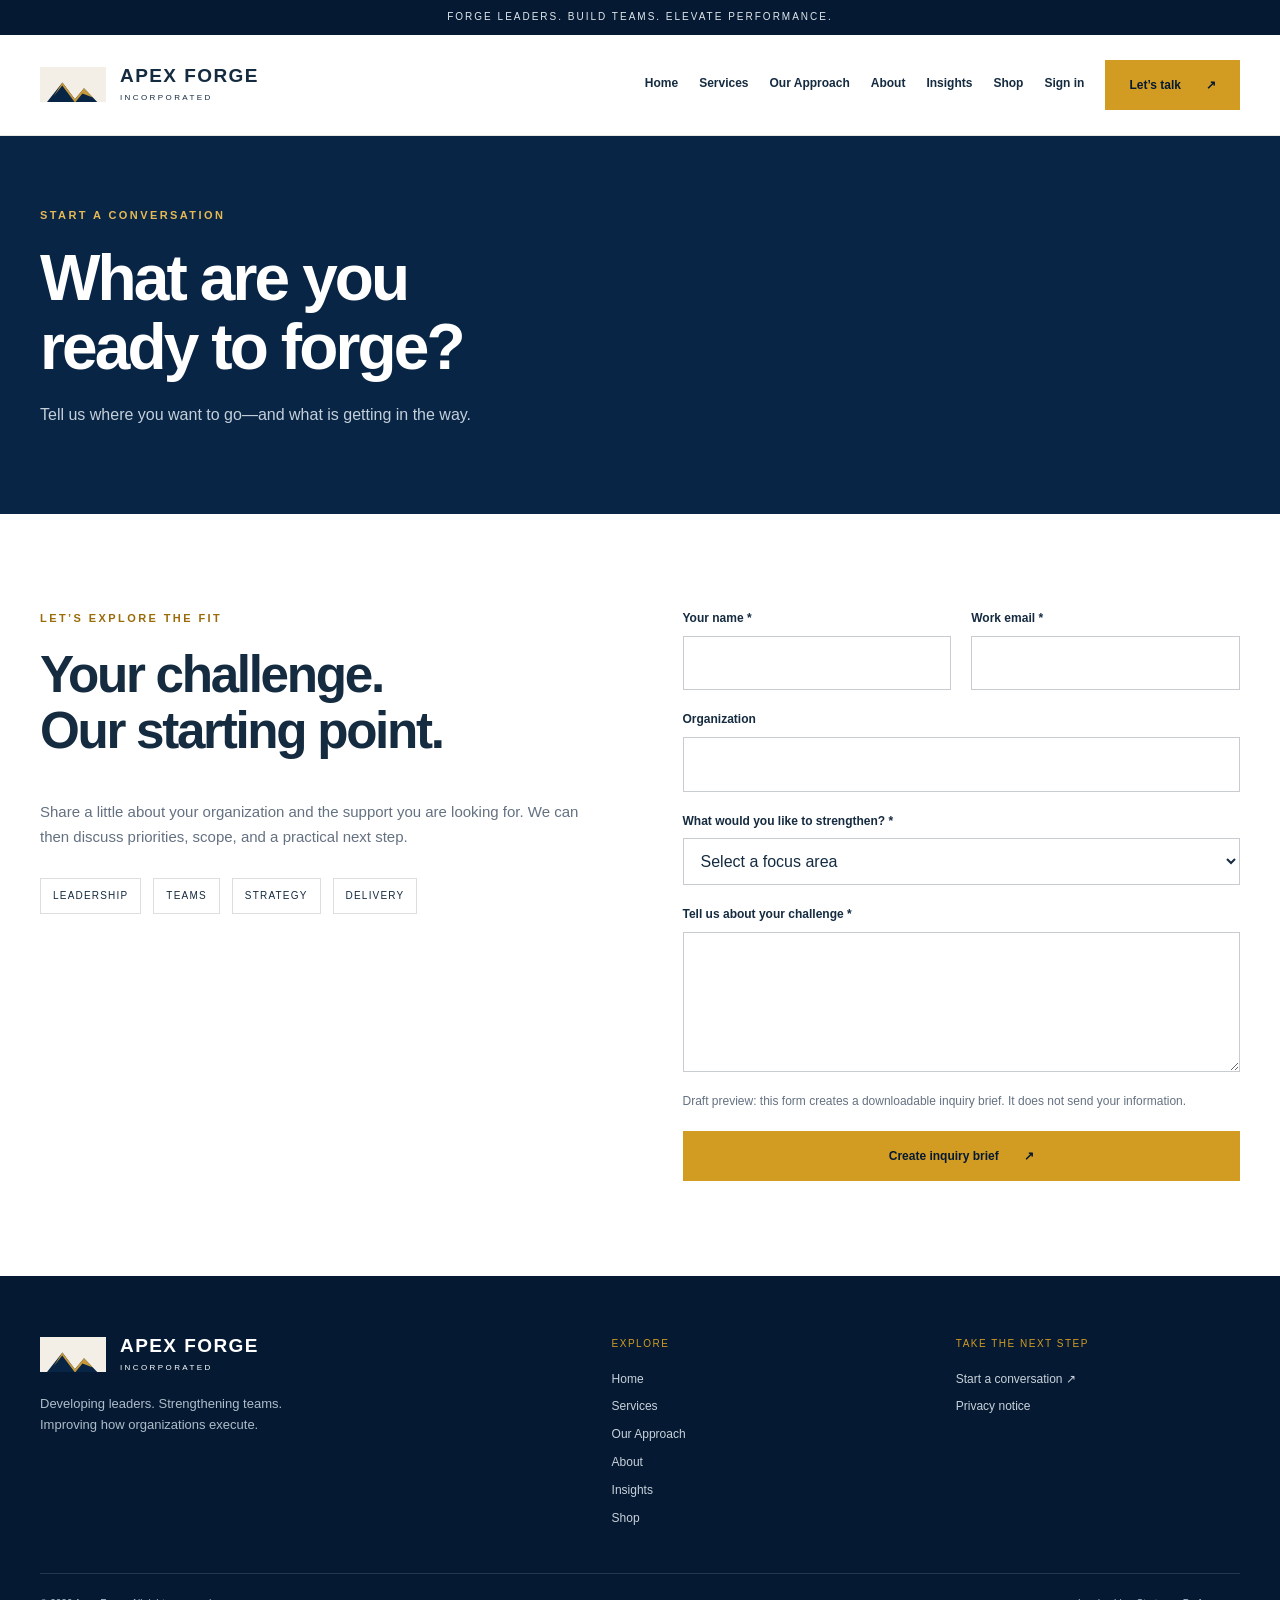
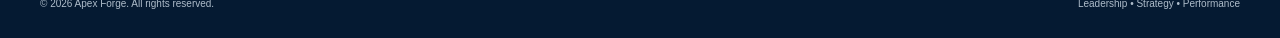
<file: site-under-test/contact.html>
<!doctype html><html lang="en"><head><meta charset="utf-8"><meta name="viewport" content="width=device-width, initial-scale=1"><title>Contact | Apex Forge</title><meta name="description" content="Whole-person leadership and team development, organizational management, strategy, agile improvement, software development support, and automated integration and testing."><meta name="theme-color" content="#082545"><link rel="icon" href="assets/apex-forge-logo.svg"><link rel="stylesheet" href="assets/site.css"><script defer src="assets/site.js"></script></head><body data-preview="true"><a href="#main" class="skip-link">Skip to content</a><div class="topbar">FORGE LEADERS. BUILD TEAMS. ELEVATE PERFORMANCE.</div><header class="site-header"><div class="wrap header-inner"><a class="brand" href="index.html" aria-label="Apex Forge home"><span class="brand-icon"><img src="assets/apex-forge-logo.svg" alt=""></span><span class="brand-name">APEX FORGE<small>INCORPORATED</small></span></a><button class="menu-toggle" aria-expanded="false" aria-controls="main-nav" type="button">Menu ☰</button><nav class="nav" id="main-nav" aria-label="Main navigation"><a href="index.html" data-page="home">Home</a><a href="services.html" data-page="services">Services</a><a href="approach.html" data-page="approach">Our Approach</a><a href="about.html" data-page="about">About</a><a href="insights.html" data-page="insights">Insights</a><a href="shop.html" data-page="shop">Shop</a><a href="account.html" data-page="account">Sign in</a><a class="btn " href="contact.html">Let’s talk<span aria-hidden="true">↗</span></a></nav></div></header><main id="main"><section class="page-hero"><div class="wrap"><span class="eyebrow">Start a conversation</span><h1>What are you<br>ready to forge?</h1><p>Tell us where you want to go—and what is getting in the way.</p></div></section><section class="section"><div class="wrap split" style="align-items:start"><div><span class="eyebrow">Let’s explore the fit</span><h2>Your challenge.<br>Our starting point.</h2><p class="body-copy">Share a little about your organization and the support you are looking for. We can then discuss priorities, scope, and a practical next step.</p><div class="pillars"><span>LEADERSHIP</span><span>TEAMS</span><span>STRATEGY</span><span>DELIVERY</span></div></div><div><form class="contact-form" id="contact-form" method="post" action="#"><div class="field"><label for="name">Your name *</label><input id="name" name="name" autocomplete="name" maxlength="150" required></div><div class="field"><label for="email">Work email *</label><input type="email" id="email" name="email" autocomplete="email" maxlength="254" required></div><div class="field full"><label for="organization">Organization</label><input id="organization" name="organization" autocomplete="organization" maxlength="200"></div><div class="field full"><label for="service">What would you like to strengthen? *</label><select name="service" id="service" required><option value="">Select a focus area</option value="leadership">Leadership development</option><option value="organization">Organizational management</option><option value="consulting">Strategy & project management consulting</option><option value="software">Software development support</option><option value="agile">Process improvement & agile</option><option value="testing">Automated integration & testing</option><option value="other">Let’s explore together</option></select></div><div class="field full"><label for="message">Tell us about your challenge *</label><textarea id="message" name="message" maxlength="5000" required></textarea></div><div class="honeypot" aria-hidden="true"><label for="website">Leave this field blank</label><input id="website" name="website" tabindex="-1" autocomplete="off"></div><div class="field full"><p class="form-note" id="form-note">Draft preview: this form creates a downloadable inquiry brief. It does not send your information.</p><button class="btn" type="submit" id="form-submit">Create inquiry brief <span aria-hidden="true">↗</span></button></div><div class="form-status" role="status" aria-live="polite" id="form-status"></div></form></div></div></section></main><footer class="site-footer"><div class="wrap"><div class="footer-grid"><div><a class="brand" href="index.html" aria-label="Apex Forge home"><span class="brand-icon"><img src="assets/apex-forge-logo.svg" alt=""></span><span class="brand-name">APEX FORGE<small>INCORPORATED</small></span></a><p>Developing leaders. Strengthening teams.<br>Improving how organizations execute.</p></div><div><div class="footer-title">EXPLORE</div><div class="footer-links"><a href="index.html">Home</a><a href="services.html">Services</a><a href="approach.html">Our Approach</a><a href="about.html">About</a><a href="insights.html">Insights</a><a href="shop.html">Shop</a></div></div><div><div class="footer-title">TAKE THE NEXT STEP</div><div class="footer-links"><a href="contact.html">Start a conversation ↗</a><a href="privacy.html">Privacy notice</a></div></div></div><div class="footer-bottom"><span>© 2026 Apex Forge. All rights reserved.</span><span>Leadership • Strategy • Performance</span></div></div></footer></body></html>
</file>
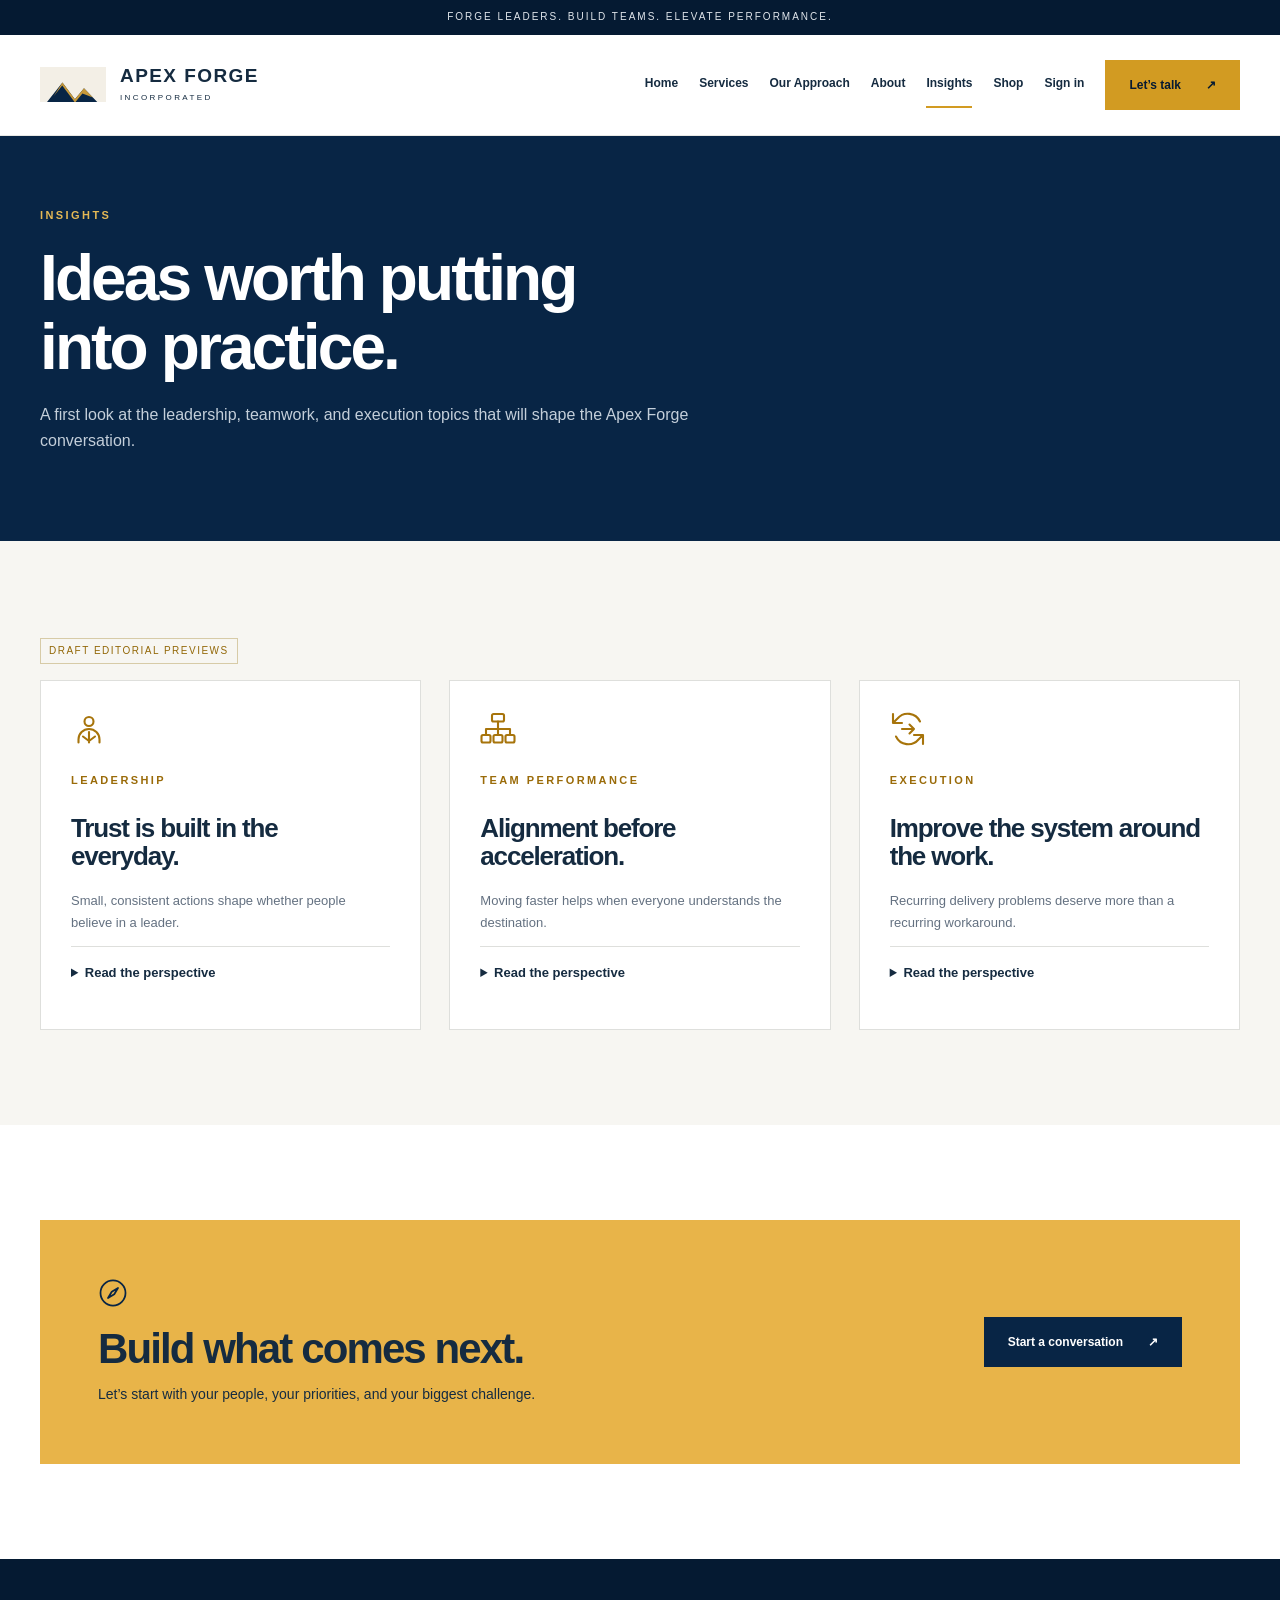
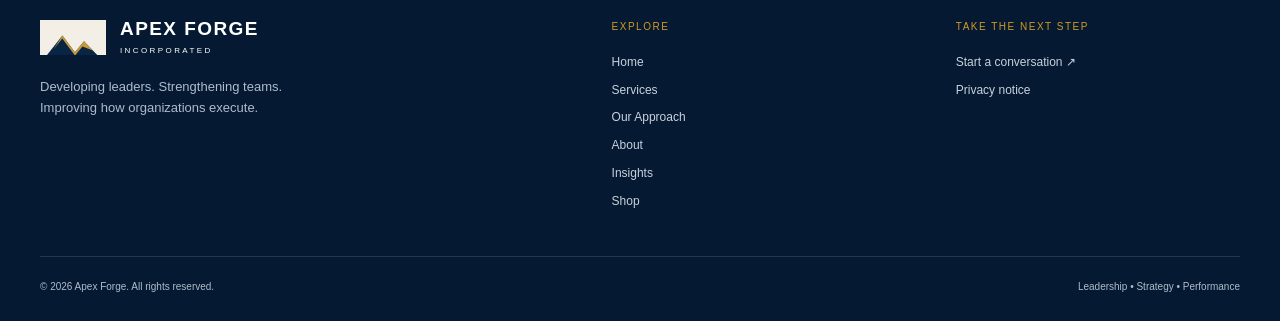
<file: site-under-test/insights.html>
<!doctype html><html lang="en"><head><meta charset="utf-8"><meta name="viewport" content="width=device-width, initial-scale=1"><title>Insights | Apex Forge</title><meta name="description" content="Whole-person leadership and team development, organizational management, strategy, agile improvement, software development support, and automated integration and testing."><meta name="theme-color" content="#082545"><link rel="icon" href="assets/apex-forge-logo.svg"><link rel="stylesheet" href="assets/site.css"><script defer src="assets/site.js"></script></head><body data-preview="true"><a href="#main" class="skip-link">Skip to content</a><div class="topbar">FORGE LEADERS. BUILD TEAMS. ELEVATE PERFORMANCE.</div><header class="site-header"><div class="wrap header-inner"><a class="brand" href="index.html" aria-label="Apex Forge home"><span class="brand-icon"><img src="assets/apex-forge-logo.svg" alt=""></span><span class="brand-name">APEX FORGE<small>INCORPORATED</small></span></a><button class="menu-toggle" aria-expanded="false" aria-controls="main-nav" type="button">Menu ☰</button><nav class="nav" id="main-nav" aria-label="Main navigation"><a href="index.html" data-page="home">Home</a><a href="services.html" data-page="services">Services</a><a href="approach.html" data-page="approach">Our Approach</a><a href="about.html" data-page="about">About</a><a href="insights.html" data-page="insights" class="active" aria-current="page">Insights</a><a href="shop.html" data-page="shop">Shop</a><a href="account.html" data-page="account">Sign in</a><a class="btn " href="contact.html">Let’s talk<span aria-hidden="true">↗</span></a></nav></div></header><main id="main"><section class="page-hero"><div class="wrap"><span class="eyebrow">Insights</span><h1>Ideas worth putting<br>into practice.</h1><p>A first look at the leadership, teamwork, and execution topics that will shape the Apex Forge conversation.</p></div></section><section class="section paper"><div class="wrap"><span class="draft-label">DRAFT EDITORIAL PREVIEWS</span><div class="article-list"><article class="article-card"><svg class="box-icon" viewBox="0 0 24 24" fill="none" stroke="currentColor" stroke-width="1.4" stroke-linecap="round" stroke-linejoin="round" aria-hidden="true"><circle cx="12" cy="7" r="3"/><path d="M5 21v-2a7 7 0 0 1 14 0v2M12 14v7M8 17l4 3 4-3"/></svg><span class="eyebrow">Leadership</span><h2>Trust is built in the everyday.</h2><p>Small, consistent actions shape whether people believe in a leader.</p><details><summary>Read the perspective</summary><p>Clarity, follow-through, and honest feedback help make trust tangible. Start by asking your team where expectations are clear, where commitments slip, and where better communication would help.</p></details></article><article class="article-card"><svg class="box-icon" viewBox="0 0 24 24" fill="none" stroke="currentColor" stroke-width="1.4" stroke-linecap="round" stroke-linejoin="round" aria-hidden="true"><rect x="8" y="2" width="8" height="5" rx="1"/><path d="M12 7v5M4 12h16M4 12v4m8-4v4m8-4v4"/><rect x="1" y="16" width="6" height="5" rx="1"/><rect x="9" y="16" width="6" height="5" rx="1"/><rect x="17" y="16" width="6" height="5" rx="1"/></svg><span class="eyebrow">Team performance</span><h2>Alignment before acceleration.</h2><p>Moving faster helps when everyone understands the destination.</p><details><summary>Read the perspective</summary><p>Before adding another deadline or meeting, clarify the shared outcome, each person’s role, and how tradeoffs will be decided. A short alignment conversation can reveal friction that more activity would miss.</p></details></article><article class="article-card"><svg class="box-icon" viewBox="0 0 24 24" fill="none" stroke="currentColor" stroke-width="1.4" stroke-linecap="round" stroke-linejoin="round" aria-hidden="true"><path d="M20 7a9 9 0 0 0-15-2L2 8m0-6v6h6M4 17a9 9 0 0 0 15 2l3-3m0 6v-6h-6"/><path d="M8 12h8m-3-3 3 3-3 3"/></svg><span class="eyebrow">Execution</span><h2>Improve the system around the work.</h2><p>Recurring delivery problems deserve more than a recurring workaround.</p><details><summary>Read the perspective</summary><p>Map how work moves from request to completion. Look for waiting, unclear handoffs, and delayed feedback. Choose one bottleneck, make one deliberate improvement, and review what changed.</p></details></article></div></div></section><section class="section"><div class="wrap"><div class="cta"><div><svg class="box-icon" viewBox="0 0 24 24" fill="none" stroke="currentColor" stroke-width="1.4" stroke-linecap="round" stroke-linejoin="round" aria-hidden="true"><circle cx="12" cy="12" r="10"/><path d="m16 8-3 5-5 3 3-5 5-3Z"/></svg><h2>Build what comes next.</h2><p>Let’s start with your people, your priorities, and your biggest challenge.</p></div><a class="btn navy" href="contact.html">Start a conversation<span aria-hidden="true">↗</span></a></div></div></section></main><footer class="site-footer"><div class="wrap"><div class="footer-grid"><div><a class="brand" href="index.html" aria-label="Apex Forge home"><span class="brand-icon"><img src="assets/apex-forge-logo.svg" alt=""></span><span class="brand-name">APEX FORGE<small>INCORPORATED</small></span></a><p>Developing leaders. Strengthening teams.<br>Improving how organizations execute.</p></div><div><div class="footer-title">EXPLORE</div><div class="footer-links"><a href="index.html">Home</a><a href="services.html">Services</a><a href="approach.html">Our Approach</a><a href="about.html">About</a><a href="insights.html">Insights</a><a href="shop.html">Shop</a></div></div><div><div class="footer-title">TAKE THE NEXT STEP</div><div class="footer-links"><a href="contact.html">Start a conversation ↗</a><a href="privacy.html">Privacy notice</a></div></div></div><div class="footer-bottom"><span>© 2026 Apex Forge. All rights reserved.</span><span>Leadership • Strategy • Performance</span></div></div></footer></body></html>
</file>
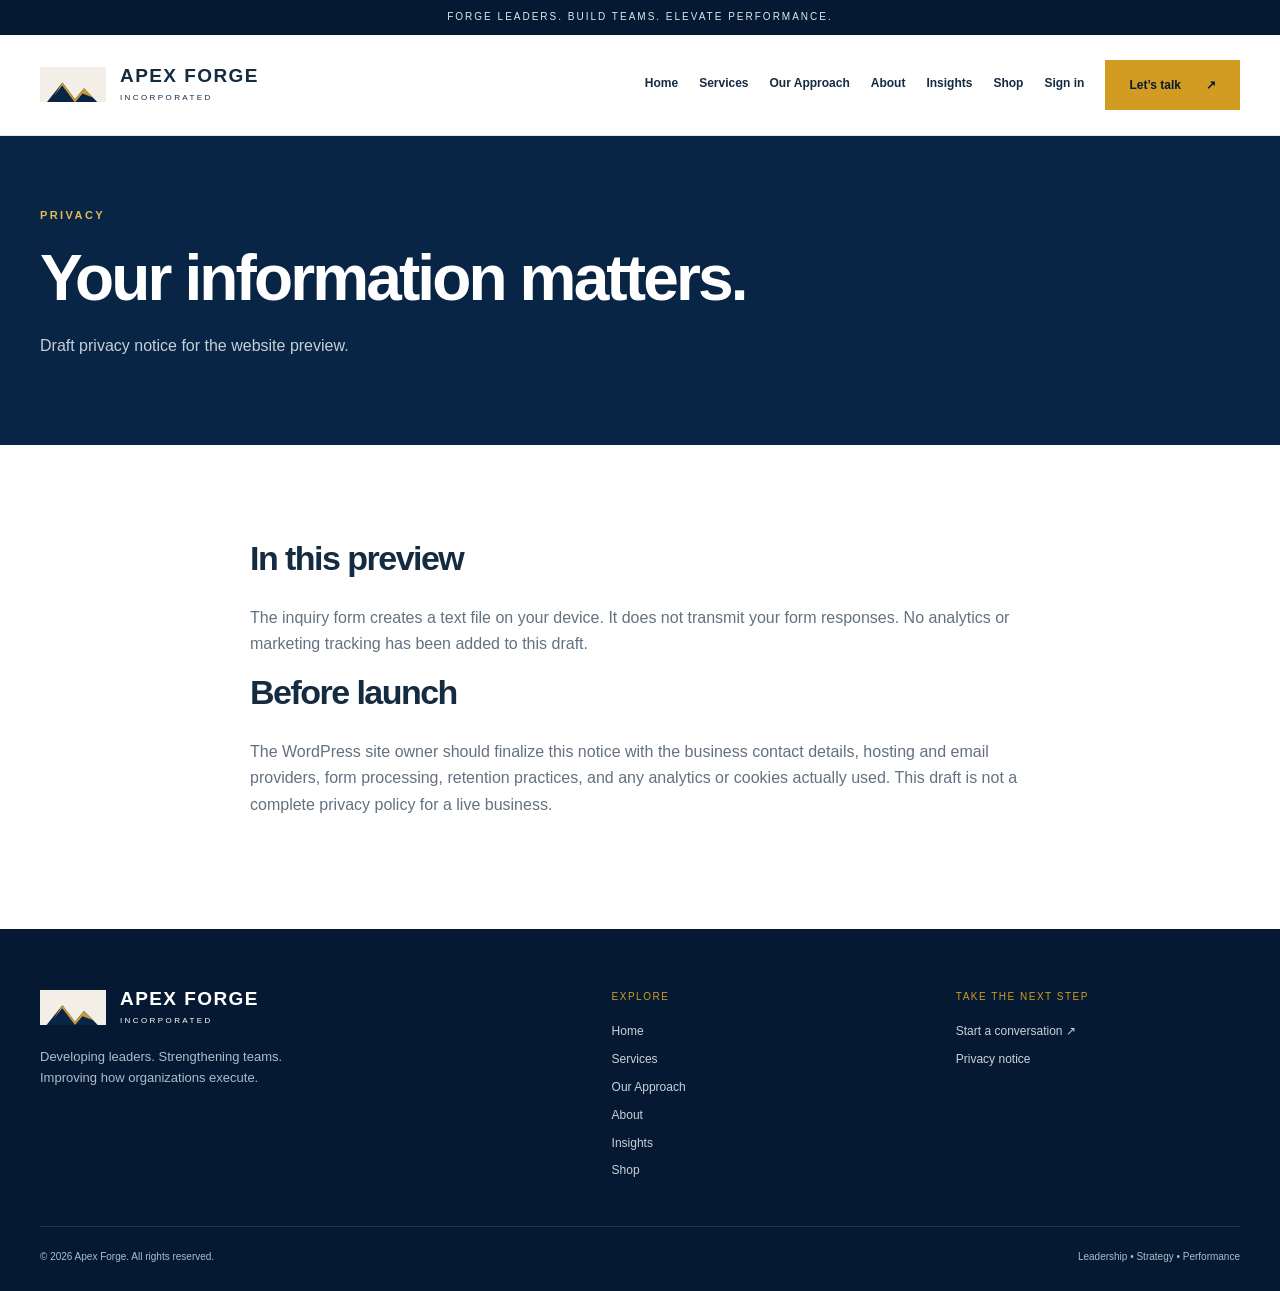
<file: site-under-test/privacy.html>
<!doctype html><html lang="en"><head><meta charset="utf-8"><meta name="viewport" content="width=device-width, initial-scale=1"><title>Privacy | Apex Forge</title><meta name="description" content="Whole-person leadership and team development, organizational management, strategy, agile improvement, software development support, and automated integration and testing."><meta name="theme-color" content="#082545"><link rel="icon" href="assets/apex-forge-logo.svg"><link rel="stylesheet" href="assets/site.css"><script defer src="assets/site.js"></script></head><body data-preview="true"><a href="#main" class="skip-link">Skip to content</a><div class="topbar">FORGE LEADERS. BUILD TEAMS. ELEVATE PERFORMANCE.</div><header class="site-header"><div class="wrap header-inner"><a class="brand" href="index.html" aria-label="Apex Forge home"><span class="brand-icon"><img src="assets/apex-forge-logo.svg" alt=""></span><span class="brand-name">APEX FORGE<small>INCORPORATED</small></span></a><button class="menu-toggle" aria-expanded="false" aria-controls="main-nav" type="button">Menu ☰</button><nav class="nav" id="main-nav" aria-label="Main navigation"><a href="index.html" data-page="home">Home</a><a href="services.html" data-page="services">Services</a><a href="approach.html" data-page="approach">Our Approach</a><a href="about.html" data-page="about">About</a><a href="insights.html" data-page="insights">Insights</a><a href="shop.html" data-page="shop">Shop</a><a href="account.html" data-page="account">Sign in</a><a class="btn " href="contact.html">Let’s talk<span aria-hidden="true">↗</span></a></nav></div></header><main id="main"><section class="page-hero"><div class="wrap"><span class="eyebrow">Privacy</span><h1>Your information matters.</h1><p>Draft privacy notice for the website preview.</p></div></section><section class="section"><div class="wrap prose"><h2>In this preview</h2><p>The inquiry form creates a text file on your device. It does not transmit your form responses. No analytics or marketing tracking has been added to this draft.</p><h2>Before launch</h2><p>The WordPress site owner should finalize this notice with the business contact details, hosting and email providers, form processing, retention practices, and any analytics or cookies actually used. This draft is not a complete privacy policy for a live business.</p></div></section></main><footer class="site-footer"><div class="wrap"><div class="footer-grid"><div><a class="brand" href="index.html" aria-label="Apex Forge home"><span class="brand-icon"><img src="assets/apex-forge-logo.svg" alt=""></span><span class="brand-name">APEX FORGE<small>INCORPORATED</small></span></a><p>Developing leaders. Strengthening teams.<br>Improving how organizations execute.</p></div><div><div class="footer-title">EXPLORE</div><div class="footer-links"><a href="index.html">Home</a><a href="services.html">Services</a><a href="approach.html">Our Approach</a><a href="about.html">About</a><a href="insights.html">Insights</a><a href="shop.html">Shop</a></div></div><div><div class="footer-title">TAKE THE NEXT STEP</div><div class="footer-links"><a href="contact.html">Start a conversation ↗</a><a href="privacy.html">Privacy notice</a></div></div></div><div class="footer-bottom"><span>© 2026 Apex Forge. All rights reserved.</span><span>Leadership • Strategy • Performance</span></div></div></footer></body></html>
</file>
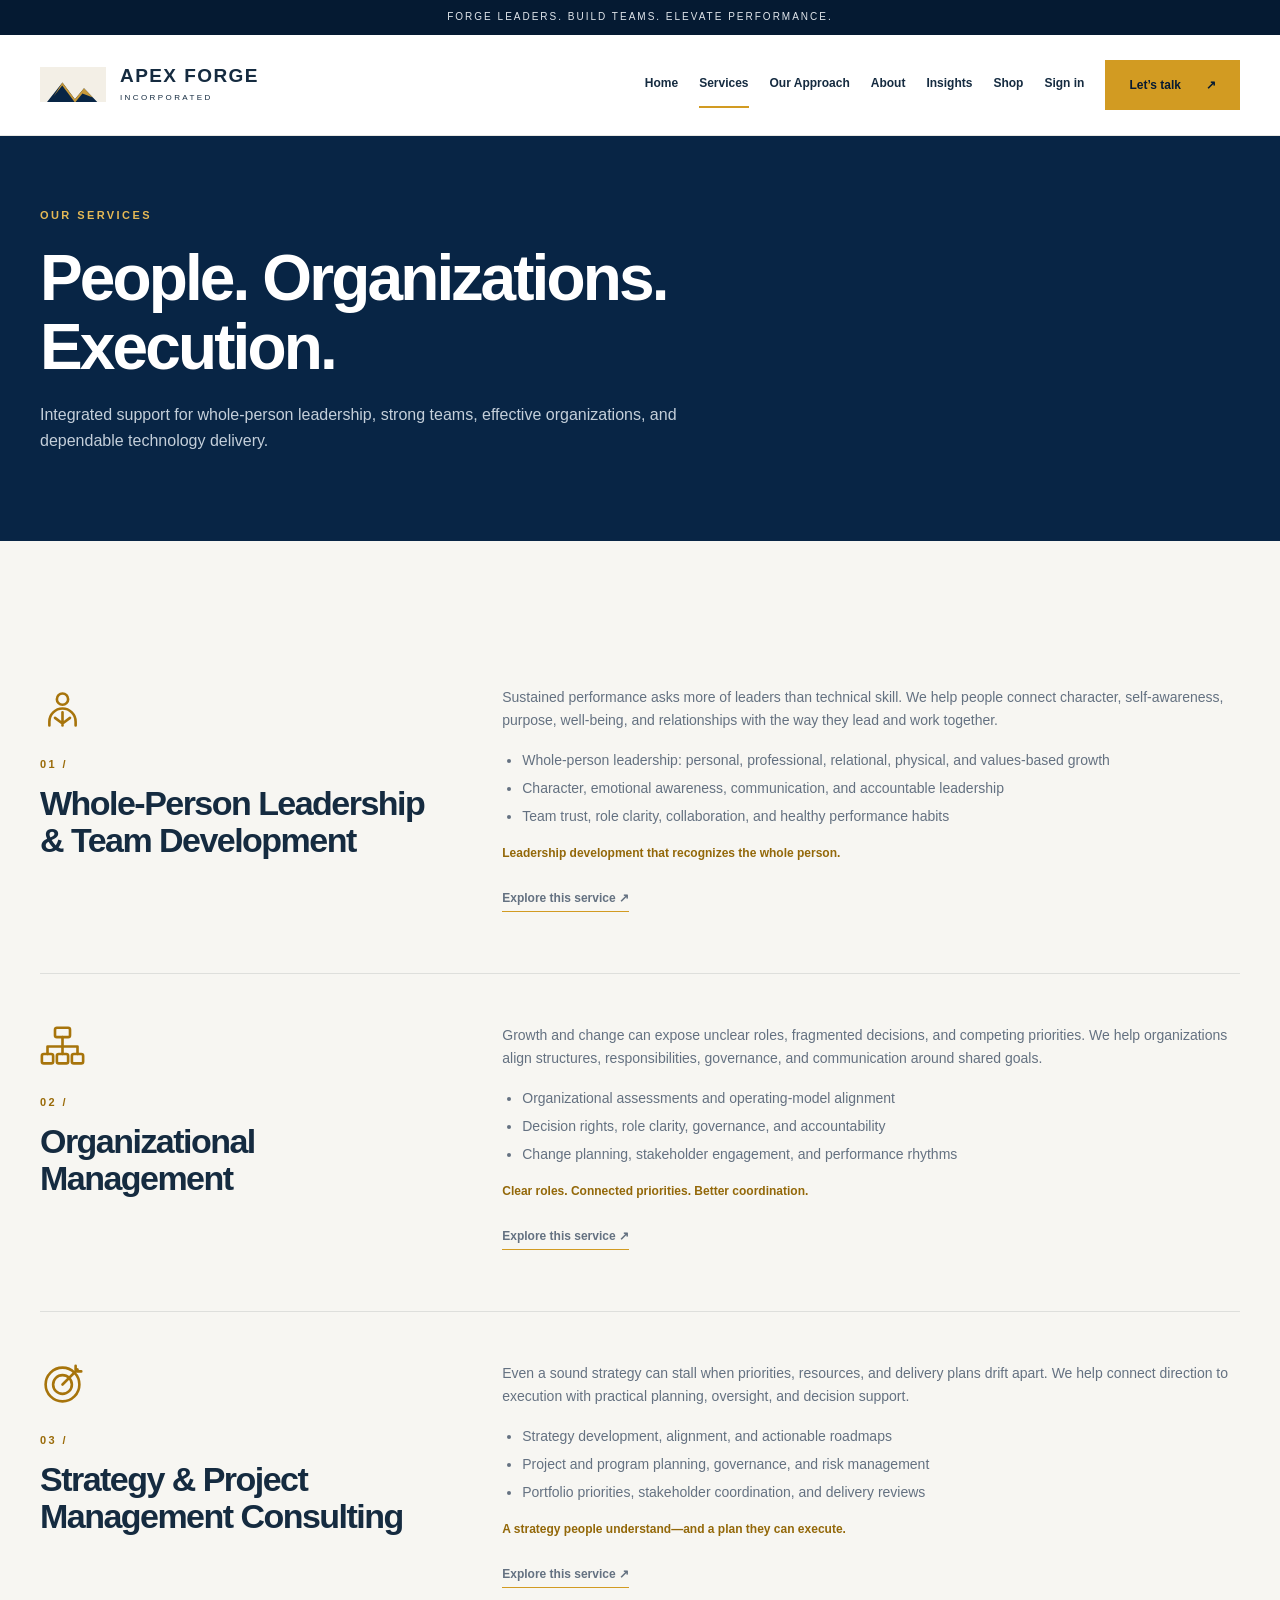
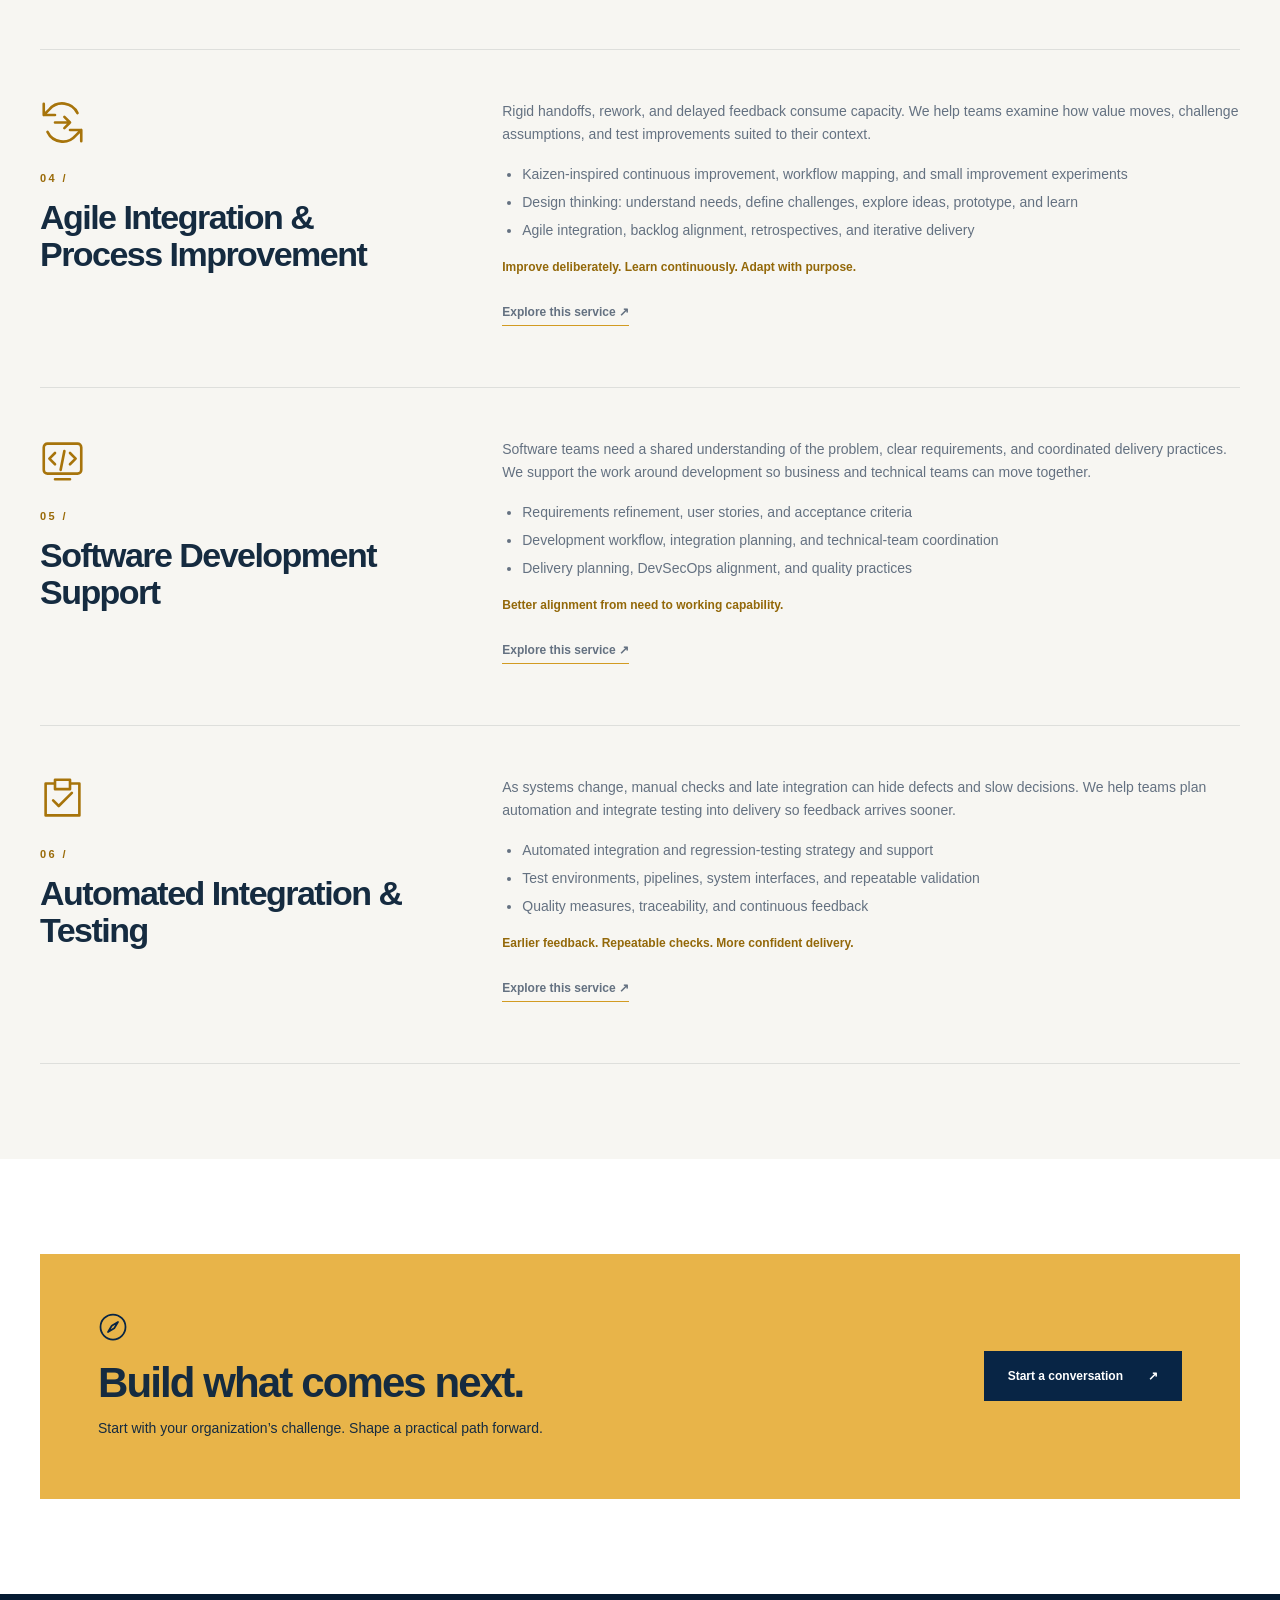
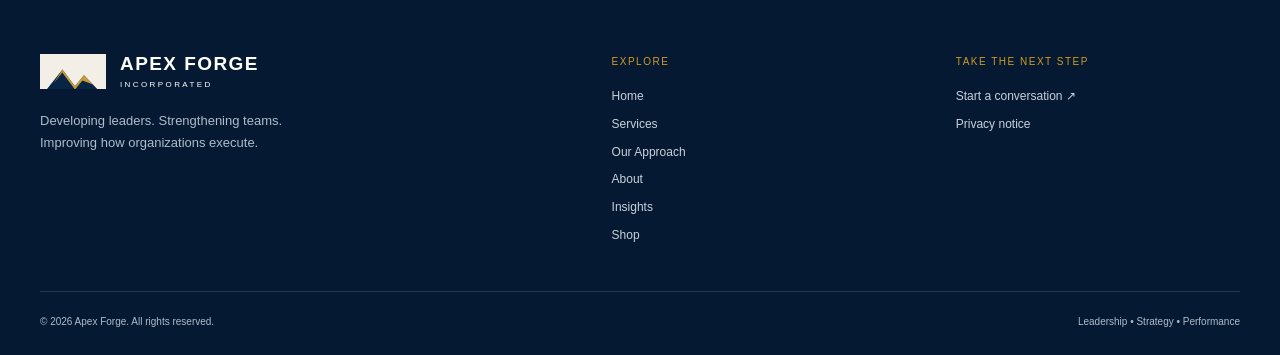
<file: site-under-test/services.html>
<!doctype html><html lang="en"><head><meta charset="utf-8"><meta name="viewport" content="width=device-width, initial-scale=1"><title>Services | Apex Forge</title><meta name="description" content="Whole-person leadership and team development, organizational management, strategy, agile improvement, software development support, and automated integration and testing."><meta name="theme-color" content="#082545"><link rel="icon" href="assets/apex-forge-logo.svg"><link rel="stylesheet" href="assets/site.css"><script defer src="assets/site.js"></script></head><body data-preview="true"><a href="#main" class="skip-link">Skip to content</a><div class="topbar">FORGE LEADERS. BUILD TEAMS. ELEVATE PERFORMANCE.</div><header class="site-header"><div class="wrap header-inner"><a class="brand" href="index.html" aria-label="Apex Forge home"><span class="brand-icon"><img src="assets/apex-forge-logo.svg" alt=""></span><span class="brand-name">APEX FORGE<small>INCORPORATED</small></span></a><button class="menu-toggle" aria-expanded="false" aria-controls="main-nav" type="button">Menu ☰</button><nav class="nav" id="main-nav" aria-label="Main navigation"><a href="index.html" data-page="home">Home</a><a href="services.html" data-page="services" class="active" aria-current="page">Services</a><a href="approach.html" data-page="approach">Our Approach</a><a href="about.html" data-page="about">About</a><a href="insights.html" data-page="insights">Insights</a><a href="shop.html" data-page="shop">Shop</a><a href="account.html" data-page="account">Sign in</a><a class="btn " href="contact.html">Let’s talk<span aria-hidden="true">↗</span></a></nav></div></header><main id="main"><section class="page-hero"><div class="wrap"><span class="eyebrow">Our services</span><h1>People. Organizations.<br>Execution.</h1><p>Integrated support for whole-person leadership, strong teams, effective organizations, and dependable technology delivery.</p></div></section><section class="section paper"><div class="wrap"><article class="service-detail" id="leadership"><div><svg class="box-icon" viewBox="0 0 24 24" fill="none" stroke="currentColor" stroke-width="1.4" stroke-linecap="round" stroke-linejoin="round" aria-hidden="true"><circle cx="12" cy="7" r="3"/><path d="M5 21v-2a7 7 0 0 1 14 0v2M12 14v7M8 17l4 3 4-3"/></svg><span class="eyebrow">01 /</span><h2>Whole-Person Leadership & Team Development</h2></div><div><p>Sustained performance asks more of leaders than technical skill. We help people connect character, self-awareness, purpose, well-being, and relationships with the way they lead and work together.</p><ul><li>Whole-person leadership: personal, professional, relational, physical, and values-based growth</li><li>Character, emotional awareness, communication, and accountable leadership</li><li>Team trust, role clarity, collaboration, and healthy performance habits</li></ul><div class="detail-kicker">Leadership development that recognizes the whole person.</div><p style="margin-top:22px"><a class="text-link" href="contact.html?service=leadership">Explore this service ↗</a></p></div></article><article class="service-detail" id="organization"><div><svg class="box-icon" viewBox="0 0 24 24" fill="none" stroke="currentColor" stroke-width="1.4" stroke-linecap="round" stroke-linejoin="round" aria-hidden="true"><rect x="8" y="2" width="8" height="5" rx="1"/><path d="M12 7v5M4 12h16M4 12v4m8-4v4m8-4v4"/><rect x="1" y="16" width="6" height="5" rx="1"/><rect x="9" y="16" width="6" height="5" rx="1"/><rect x="17" y="16" width="6" height="5" rx="1"/></svg><span class="eyebrow">02 /</span><h2>Organizational Management</h2></div><div><p>Growth and change can expose unclear roles, fragmented decisions, and competing priorities. We help organizations align structures, responsibilities, governance, and communication around shared goals.</p><ul><li>Organizational assessments and operating-model alignment</li><li>Decision rights, role clarity, governance, and accountability</li><li>Change planning, stakeholder engagement, and performance rhythms</li></ul><div class="detail-kicker">Clear roles. Connected priorities. Better coordination.</div><p style="margin-top:22px"><a class="text-link" href="contact.html?service=organization">Explore this service ↗</a></p></div></article><article class="service-detail" id="consulting"><div><svg class="box-icon" viewBox="0 0 24 24" fill="none" stroke="currentColor" stroke-width="1.4" stroke-linecap="round" stroke-linejoin="round" aria-hidden="true"><circle cx="12" cy="12" r="9"/><circle cx="12" cy="12" r="5"/><path d="M12 12l8-8m-1-2v3h3"/></svg><span class="eyebrow">03 /</span><h2>Strategy & Project Management Consulting</h2></div><div><p>Even a sound strategy can stall when priorities, resources, and delivery plans drift apart. We help connect direction to execution with practical planning, oversight, and decision support.</p><ul><li>Strategy development, alignment, and actionable roadmaps</li><li>Project and program planning, governance, and risk management</li><li>Portfolio priorities, stakeholder coordination, and delivery reviews</li></ul><div class="detail-kicker">A strategy people understand—and a plan they can execute.</div><p style="margin-top:22px"><a class="text-link" href="contact.html?service=consulting">Explore this service ↗</a></p></div></article><article class="service-detail" id="agile"><div><svg class="box-icon" viewBox="0 0 24 24" fill="none" stroke="currentColor" stroke-width="1.4" stroke-linecap="round" stroke-linejoin="round" aria-hidden="true"><path d="M20 7a9 9 0 0 0-15-2L2 8m0-6v6h6M4 17a9 9 0 0 0 15 2l3-3m0 6v-6h-6"/><path d="M8 12h8m-3-3 3 3-3 3"/></svg><span class="eyebrow">04 /</span><h2>Agile Integration & Process Improvement</h2></div><div><p>Rigid handoffs, rework, and delayed feedback consume capacity. We help teams examine how value moves, challenge assumptions, and test improvements suited to their context.</p><ul><li>Kaizen-inspired continuous improvement, workflow mapping, and small improvement experiments</li><li>Design thinking: understand needs, define challenges, explore ideas, prototype, and learn</li><li>Agile integration, backlog alignment, retrospectives, and iterative delivery</li></ul><div class="detail-kicker">Improve deliberately. Learn continuously. Adapt with purpose.</div><p style="margin-top:22px"><a class="text-link" href="contact.html?service=agile">Explore this service ↗</a></p></div></article><article class="service-detail" id="software"><div><svg class="box-icon" viewBox="0 0 24 24" fill="none" stroke="currentColor" stroke-width="1.4" stroke-linecap="round" stroke-linejoin="round" aria-hidden="true"><rect x="2" y="3" width="20" height="16" rx="2"/><path d="m8 8-3 3 3 3m8-6 3 3-3 3m-3-7-2 10M8 22h8"/></svg><span class="eyebrow">05 /</span><h2>Software Development Support</h2></div><div><p>Software teams need a shared understanding of the problem, clear requirements, and coordinated delivery practices. We support the work around development so business and technical teams can move together.</p><ul><li>Requirements refinement, user stories, and acceptance criteria</li><li>Development workflow, integration planning, and technical-team coordination</li><li>Delivery planning, DevSecOps alignment, and quality practices</li></ul><div class="detail-kicker">Better alignment from need to working capability.</div><p style="margin-top:22px"><a class="text-link" href="contact.html?service=software">Explore this service ↗</a></p></div></article><article class="service-detail" id="testing"><div><svg class="box-icon" viewBox="0 0 24 24" fill="none" stroke="currentColor" stroke-width="1.4" stroke-linecap="round" stroke-linejoin="round" aria-hidden="true"><path d="M8 2h8v5H8zM7 4H3v17h18V4h-4M7 13l3 3 7-7"/></svg><span class="eyebrow">06 /</span><h2>Automated Integration & Testing</h2></div><div><p>As systems change, manual checks and late integration can hide defects and slow decisions. We help teams plan automation and integrate testing into delivery so feedback arrives sooner.</p><ul><li>Automated integration and regression-testing strategy and support</li><li>Test environments, pipelines, system interfaces, and repeatable validation</li><li>Quality measures, traceability, and continuous feedback</li></ul><div class="detail-kicker">Earlier feedback. Repeatable checks. More confident delivery.</div><p style="margin-top:22px"><a class="text-link" href="contact.html?service=testing">Explore this service ↗</a></p></div></article></div></section><section class="section"><div class="wrap"><div class="cta"><div><svg class="box-icon" viewBox="0 0 24 24" fill="none" stroke="currentColor" stroke-width="1.4" stroke-linecap="round" stroke-linejoin="round" aria-hidden="true"><circle cx="12" cy="12" r="10"/><path d="m16 8-3 5-5 3 3-5 5-3Z"/></svg><h2>Build what comes next.</h2><p>Start with your organization’s challenge. Shape a practical path forward.</p></div><a class="btn navy" href="contact.html">Start a conversation <span aria-hidden="true">↗</span></a></div></div></section></main><footer class="site-footer"><div class="wrap"><div class="footer-grid"><div><a class="brand" href="index.html" aria-label="Apex Forge home"><span class="brand-icon"><img src="assets/apex-forge-logo.svg" alt=""></span><span class="brand-name">APEX FORGE<small>INCORPORATED</small></span></a><p>Developing leaders. Strengthening teams.<br>Improving how organizations execute.</p></div><div><div class="footer-title">EXPLORE</div><div class="footer-links"><a href="index.html">Home</a><a href="services.html">Services</a><a href="approach.html">Our Approach</a><a href="about.html">About</a><a href="insights.html">Insights</a><a href="shop.html">Shop</a></div></div><div><div class="footer-title">TAKE THE NEXT STEP</div><div class="footer-links"><a href="contact.html">Start a conversation ↗</a><a href="privacy.html">Privacy notice</a></div></div></div><div class="footer-bottom"><span>© 2026 Apex Forge. All rights reserved.</span><span>Leadership • Strategy • Performance</span></div></div></footer></body></html>
</file>
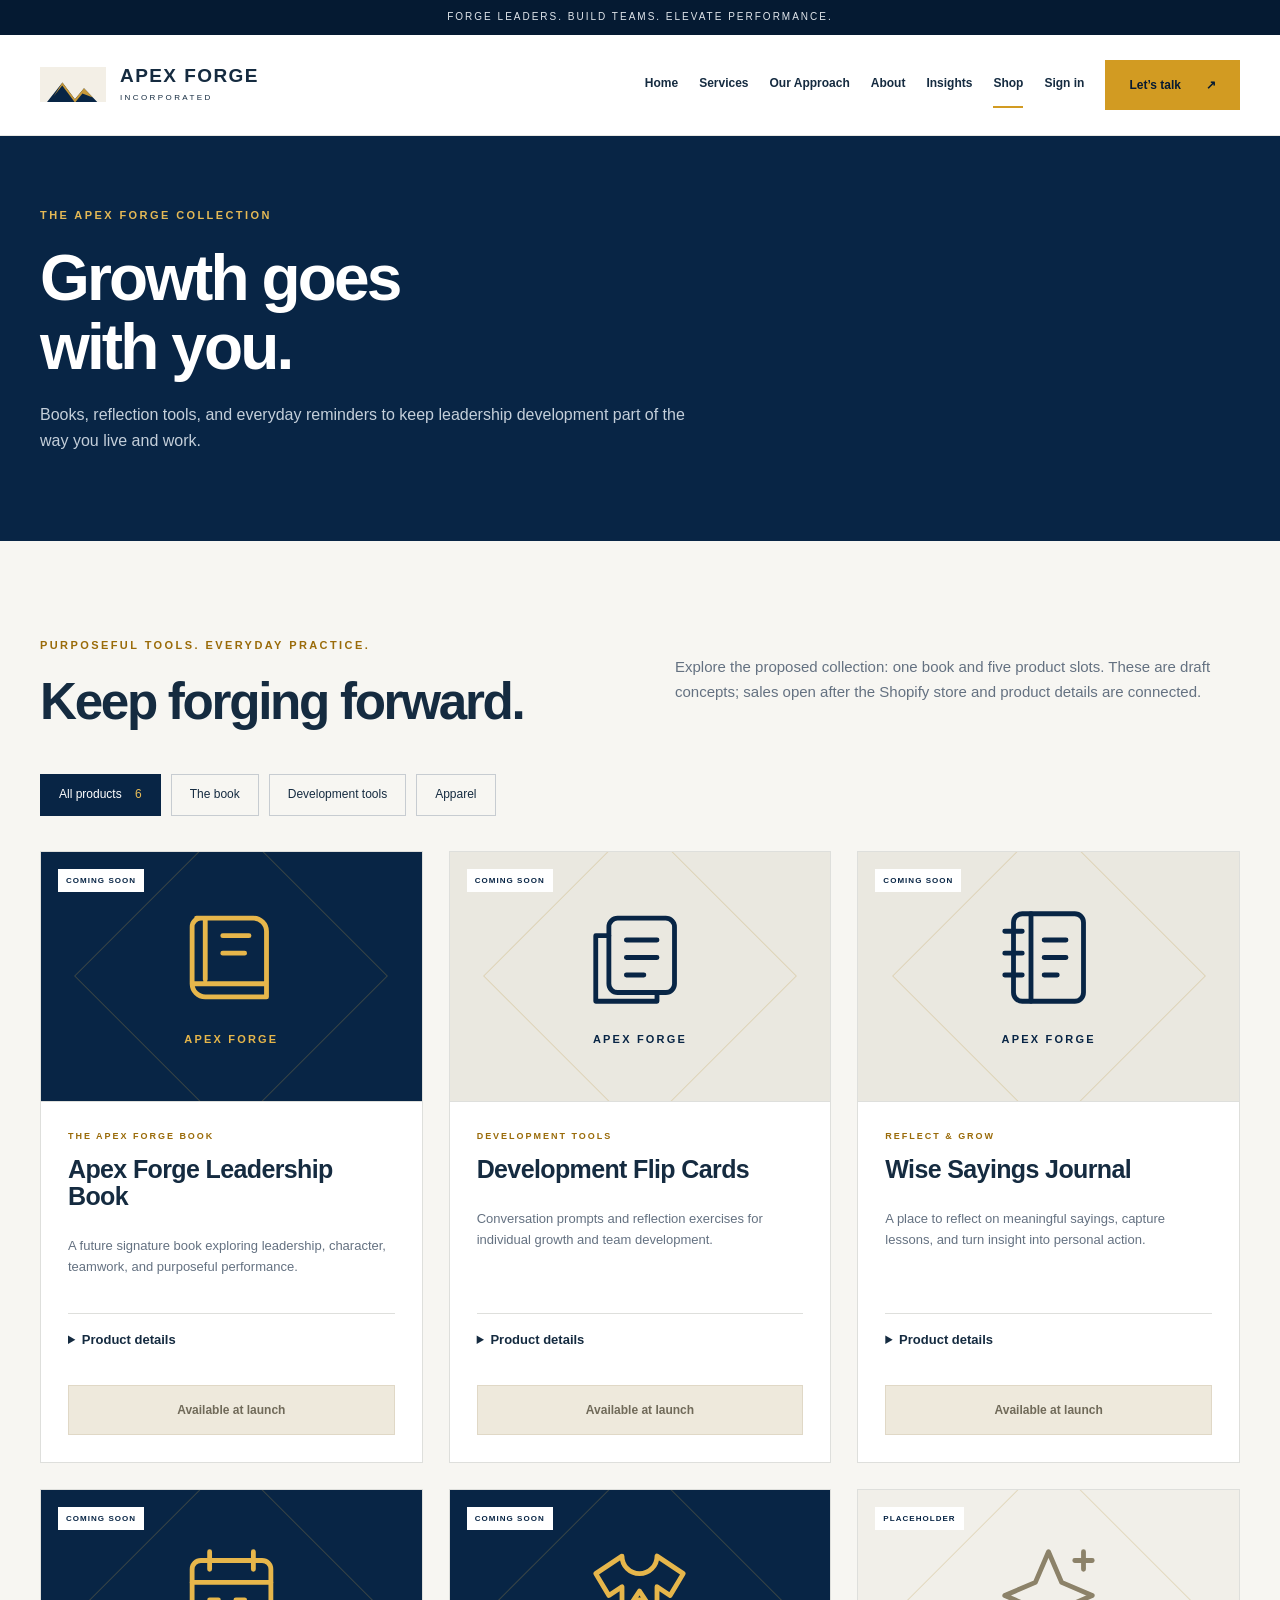
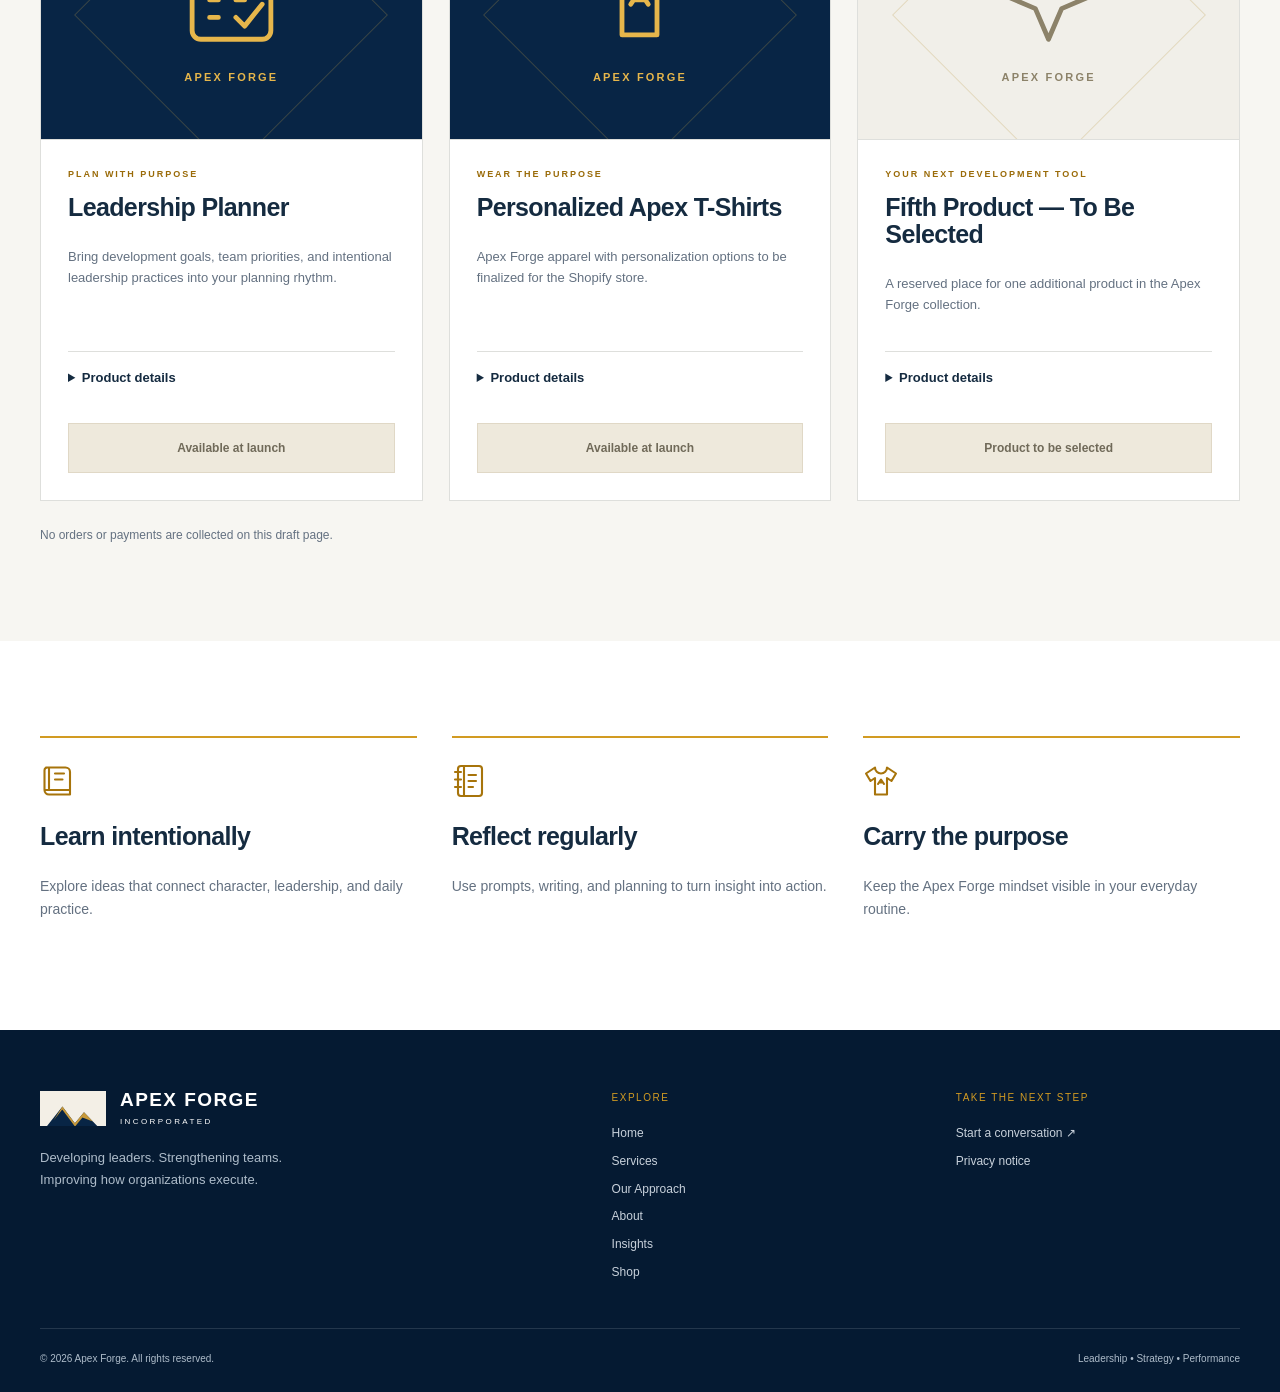
<file: site-under-test/shop.html>
<!doctype html><html lang="en"><head><meta charset="utf-8"><meta name="viewport" content="width=device-width, initial-scale=1"><title>Shop | Apex Forge</title><meta name="description" content="Whole-person leadership and team development, organizational management, strategy, agile improvement, software development support, and automated integration and testing."><meta name="theme-color" content="#082545"><link rel="icon" href="assets/apex-forge-logo.svg"><link rel="stylesheet" href="assets/site.css"><script defer src="assets/site.js"></script></head><body data-preview="true"><a href="#main" class="skip-link">Skip to content</a><div class="topbar">FORGE LEADERS. BUILD TEAMS. ELEVATE PERFORMANCE.</div><header class="site-header"><div class="wrap header-inner"><a class="brand" href="index.html" aria-label="Apex Forge home"><span class="brand-icon"><img src="assets/apex-forge-logo.svg" alt=""></span><span class="brand-name">APEX FORGE<small>INCORPORATED</small></span></a><button class="menu-toggle" aria-expanded="false" aria-controls="main-nav" type="button">Menu ☰</button><nav class="nav" id="main-nav" aria-label="Main navigation"><a href="index.html" data-page="home">Home</a><a href="services.html" data-page="services">Services</a><a href="approach.html" data-page="approach">Our Approach</a><a href="about.html" data-page="about">About</a><a href="insights.html" data-page="insights">Insights</a><a href="shop.html" data-page="shop" class="active" aria-current="page">Shop</a><a href="account.html" data-page="account">Sign in</a><a class="btn " href="contact.html">Let’s talk<span aria-hidden="true">↗</span></a></nav></div></header><main id="main"><section class="page-hero"><div class="wrap"><span class="eyebrow">The Apex Forge collection</span><h1>Growth goes<br>with you.</h1><p>Books, reflection tools, and everyday reminders to keep leadership development part of the way you live and work.</p></div></section><section class="section paper"><div class="wrap"><div class="shop-intro"><div><span class="eyebrow">Purposeful tools. Everyday practice.</span><h2>Keep forging forward.</h2></div><p class="body-copy">Explore the proposed collection: one book and five product slots. These are draft concepts; sales open after the Shopify store and product details are connected.</p></div><div class="shop-filters" role="group" aria-label="Filter products"><button class="filter active" type="button" data-filter="all" aria-pressed="true">All products <span>6</span></button><button class="filter" type="button" data-filter="book" aria-pressed="false">The book</button><button class="filter" type="button" data-filter="tools" aria-pressed="false">Development tools</button><button class="filter" type="button" data-filter="apparel" aria-pressed="false">Apparel</button></div><div class="product-grid"><article class="product-card" data-category="book"><div class="product-art product-art-book"><svg class="product-icon" viewBox="0 0 24 24" fill="none" stroke="currentColor" stroke-width="1.4" stroke-linecap="round" stroke-linejoin="round" aria-hidden="true"><path d="M4 3h13a3 3 0 0 1 3 3v15H6a3 3 0 0 1-3-3V5a2 2 0 0 1 2-2ZM6 3v14m-3 1h17M10 7h6m-6 4h5"/></svg><span class="art-brand">APEX FORGE</span><span class="product-badge">COMING SOON</span></div><div class="product-body"><span class="eyebrow">THE APEX FORGE BOOK</span><h3>Apex Forge Leadership Book</h3><p>A future signature book exploring leadership, character, teamwork, and purposeful performance.</p><details><summary>Product details</summary><p>Working title and content to be confirmed.</p><p>Purchase options, availability, and final prices will be shown in Shopify when this product launches.</p></details><div data-product="book" class="shop-purchase"><button class="btn shop-pending" disabled type="button">Available at launch</button></div></div></article><article class="product-card" data-category="tools"><div class="product-art product-art-cards"><svg class="product-icon" viewBox="0 0 24 24" fill="none" stroke="currentColor" stroke-width="1.4" stroke-linecap="round" stroke-linejoin="round" aria-hidden="true"><rect x="5" y="3" width="15" height="17" rx="2"/><path d="M5 7H2v15h14v-2M9 8h7m-7 4h7m-7 4h4"/></svg><span class="art-brand">APEX FORGE</span><span class="product-badge">COMING SOON</span></div><div class="product-body"><span class="eyebrow">DEVELOPMENT TOOLS</span><h3>Development Flip Cards</h3><p>Conversation prompts and reflection exercises for individual growth and team development.</p><details><summary>Product details</summary><p>Draft product concept. Card content, format, and pricing to be confirmed.</p><p>Purchase options, availability, and final prices will be shown in Shopify when this product launches.</p></details><div data-product="flip-cards" class="shop-purchase"><button class="btn shop-pending" disabled type="button">Available at launch</button></div></div></article><article class="product-card" data-category="tools"><div class="product-art product-art-journal"><svg class="product-icon" viewBox="0 0 24 24" fill="none" stroke="currentColor" stroke-width="1.4" stroke-linecap="round" stroke-linejoin="round" aria-hidden="true"><rect x="4" y="2" width="16" height="20" rx="2"/><path d="M8 2v20M11 8h5m-5 4h5m-5 4h3M2 6h4m-4 5h4m-4 5h4"/></svg><span class="art-brand">APEX FORGE</span><span class="product-badge">COMING SOON</span></div><div class="product-body"><span class="eyebrow">REFLECT & GROW</span><h3>Wise Sayings Journal</h3><p>A place to reflect on meaningful sayings, capture lessons, and turn insight into personal action.</p><details><summary>Product details</summary><p>Draft product concept. Journal content, format, and pricing to be confirmed.</p><p>Purchase options, availability, and final prices will be shown in Shopify when this product launches.</p></details><div data-product="journal" class="shop-purchase"><button class="btn shop-pending" disabled type="button">Available at launch</button></div></div></article><article class="product-card" data-category="tools"><div class="product-art product-art-planner"><svg class="product-icon" viewBox="0 0 24 24" fill="none" stroke="currentColor" stroke-width="1.4" stroke-linecap="round" stroke-linejoin="round" aria-hidden="true"><rect x="3" y="4" width="18" height="18" rx="2"/><path d="M7 2v4m10-4v4M3 9h18M7 13h2m4 0h2m-8 4h2m4 0 2 2 4-5"/></svg><span class="art-brand">APEX FORGE</span><span class="product-badge">COMING SOON</span></div><div class="product-body"><span class="eyebrow">PLAN WITH PURPOSE</span><h3>Leadership Planner</h3><p>Bring development goals, team priorities, and intentional leadership practices into your planning rhythm.</p><details><summary>Product details</summary><p>Draft product concept. Planner layout, format, and pricing to be confirmed.</p><p>Purchase options, availability, and final prices will be shown in Shopify when this product launches.</p></details><div data-product="planner" class="shop-purchase"><button class="btn shop-pending" disabled type="button">Available at launch</button></div></div></article><article class="product-card" data-category="apparel"><div class="product-art product-art-shirt"><svg class="product-icon" viewBox="0 0 24 24" fill="none" stroke="currentColor" stroke-width="1.4" stroke-linecap="round" stroke-linejoin="round" aria-hidden="true"><path d="m8 3-6 4 3 5 3-2v11h8V10l3 2 3-5-6-4a4 4 0 0 1-8 0Z"/><path d="m10 14 2-3 2 3m-3-1h2"/></svg><span class="art-brand">APEX FORGE</span><span class="product-badge">COMING SOON</span></div><div class="product-body"><span class="eyebrow">WEAR THE PURPOSE</span><h3>Personalized Apex T-Shirts</h3><p>Apex Forge apparel with personalization options to be finalized for the Shopify store.</p><details><summary>Product details</summary><p>Draft product concept. Sizes, colors, personalization, fulfillment, and pricing to be confirmed.</p><p>Purchase options, availability, and final prices will be shown in Shopify when this product launches.</p></details><div data-product="tshirt" class="shop-purchase"><button class="btn shop-pending" disabled type="button">Available at launch</button></div></div></article><article class="product-card" data-category="tools"><div class="product-art product-art-spark"><svg class="product-icon" viewBox="0 0 24 24" fill="none" stroke="currentColor" stroke-width="1.4" stroke-linecap="round" stroke-linejoin="round" aria-hidden="true"><path d="m12 2 3 7 7 3-7 3-3 7-3-7-7-3 7-3ZM20 2v4m-2-2h4"/></svg><span class="art-brand">APEX FORGE</span><span class="product-badge">PLACEHOLDER</span></div><div class="product-body"><span class="eyebrow">YOUR NEXT DEVELOPMENT TOOL</span><h3>Fifth Product — To Be Selected</h3><p>A reserved place for one additional product in the Apex Forge collection.</p><details><summary>Product details</summary><p>Placeholder: the fifth product has not been specified yet.</p><p>Purchase options, availability, and final prices will be shown in Shopify when this product launches.</p></details><div data-product="future-product" class="shop-purchase"><button class="btn shop-pending" disabled type="button">Product to be selected</button></div></div></article></div><p class="shop-note">No orders or payments are collected on this draft page.</p></div></section><section class="section"><div class="wrap"><div class="values"><div class="value"><svg class="box-icon" viewBox="0 0 24 24" fill="none" stroke="currentColor" stroke-width="1.4" stroke-linecap="round" stroke-linejoin="round" aria-hidden="true"><path d="M4 3h13a3 3 0 0 1 3 3v15H6a3 3 0 0 1-3-3V5a2 2 0 0 1 2-2ZM6 3v14m-3 1h17M10 7h6m-6 4h5"/></svg><h3>Learn intentionally</h3><p>Explore ideas that connect character, leadership, and daily practice.</p></div><div class="value"><svg class="box-icon" viewBox="0 0 24 24" fill="none" stroke="currentColor" stroke-width="1.4" stroke-linecap="round" stroke-linejoin="round" aria-hidden="true"><rect x="4" y="2" width="16" height="20" rx="2"/><path d="M8 2v20M11 8h5m-5 4h5m-5 4h3M2 6h4m-4 5h4m-4 5h4"/></svg><h3>Reflect regularly</h3><p>Use prompts, writing, and planning to turn insight into action.</p></div><div class="value"><svg class="box-icon" viewBox="0 0 24 24" fill="none" stroke="currentColor" stroke-width="1.4" stroke-linecap="round" stroke-linejoin="round" aria-hidden="true"><path d="m8 3-6 4 3 5 3-2v11h8V10l3 2 3-5-6-4a4 4 0 0 1-8 0Z"/><path d="m10 14 2-3 2 3m-3-1h2"/></svg><h3>Carry the purpose</h3><p>Keep the Apex Forge mindset visible in your everyday routine.</p></div></div></div></section></main><footer class="site-footer"><div class="wrap"><div class="footer-grid"><div><a class="brand" href="index.html" aria-label="Apex Forge home"><span class="brand-icon"><img src="assets/apex-forge-logo.svg" alt=""></span><span class="brand-name">APEX FORGE<small>INCORPORATED</small></span></a><p>Developing leaders. Strengthening teams.<br>Improving how organizations execute.</p></div><div><div class="footer-title">EXPLORE</div><div class="footer-links"><a href="index.html">Home</a><a href="services.html">Services</a><a href="approach.html">Our Approach</a><a href="about.html">About</a><a href="insights.html">Insights</a><a href="shop.html">Shop</a></div></div><div><div class="footer-title">TAKE THE NEXT STEP</div><div class="footer-links"><a href="contact.html">Start a conversation ↗</a><a href="privacy.html">Privacy notice</a></div></div></div><div class="footer-bottom"><span>© 2026 Apex Forge. All rights reserved.</span><span>Leadership • Strategy • Performance</span></div></div></footer></body></html>
</file>
<file: site-under-test/assets/site.css>
:root{--navy:#082545;--deep:#051a32;--gold:#d29b22;--ink:#152b40;--muted:#647181;--paper:#f7f6f2;--line:#dedfdc;--white:#fff}*{box-sizing:border-box}html{scroll-behavior:smooth;scroll-padding-top:110px}body{margin:0;color:var(--ink);background:#fff;font-family:Arial,Helvetica,sans-serif;font-size:16px;line-height:1.65}a{color:inherit;text-decoration:none}button,input,textarea,select{font:inherit}button,a,input,textarea,select{outline-offset:5px}a:focus-visible,button:focus-visible{outline:3px solid var(--gold)}h1,h2,h3,p{margin-top:0}h1,h2,h3{line-height:1.08;letter-spacing:-.045em}h1{font-size:clamp(46px,5.9vw,82px);font-weight:700}h2{font-size:clamp(34px,4vw,54px)}h3{font-size:25px;letter-spacing:-.025em}.wrap{width:min(1240px,calc(100% - 80px));margin:auto}.eyebrow{font-size:11px;letter-spacing:.22em;font-weight:700;text-transform:uppercase;color:#9a6b09;margin-bottom:20px;display:block}.light .eyebrow{color:#e5b955}.topbar{background:var(--deep);color:#e0e5eb;text-align:center;font-size:10px;letter-spacing:.2em;padding:9px 20px}.site-header{background:#fff;position:sticky;top:0;z-index:20;border-bottom:1px solid #e8e8e4}.header-inner{height:100px;display:flex;align-items:center;justify-content:space-between;gap:28px}.brand{display:flex;align-items:center;gap:14px}.brand-icon{display:block;width:66px;height:35px;overflow:hidden;position:relative;flex-shrink:0}.brand-icon img{position:absolute;width:100px;max-width:none;top:-3px;left:-17px}.brand-name{font-size:19px;font-weight:800;letter-spacing:.075em;line-height:1.1}.brand-name small{display:block;font-size:8px;letter-spacing:.3em;font-weight:400;margin-top:7px}.nav{display:flex;align-items:center;gap:27px;font-size:12px;font-weight:600}.nav a:not(.btn){padding:13px 0;border-bottom:2px solid transparent}.nav a.active:not(.btn),.nav a:hover:not(.btn){border-color:var(--gold)}.btn{display:inline-flex;align-items:center;justify-content:center;gap:25px;padding:15px 23px;border:1px solid var(--gold);background:var(--gold);color:var(--deep);font-size:12px;font-weight:700;cursor:pointer;transition:background .2s,transform .2s;line-height:1.5}.btn:hover{background:#e7b443;transform:translateY(-2px)}.btn.secondary{background:transparent;color:white;border-color:#63748a}.btn.secondary:hover{background:#ffffff12}.btn.navy{background:var(--navy);color:white;border-color:var(--navy)}.menu-toggle{display:none;background:none;border:1px solid var(--line);padding:9px 13px}.light{background:var(--navy);color:#fff}.hero{position:relative;overflow:hidden}.hero:before{content:'';position:absolute;inset:0;background:linear-gradient(115deg,transparent 55%,#ffffff03 55%,#ffffff03 72%,transparent 72%);pointer-events:none}.hero-grid{display:grid;grid-template-columns:1.15fr 1fr;gap:70px;align-items:center;padding-top:85px;padding-bottom:85px}.hero h1{max-width:690px;margin-bottom:27px}.hero h1 em{font-style:normal;color:#e3b346}.hero-copy{color:#c3cdd7;font-size:16px;max-width:520px;margin-bottom:32px}.actions{display:flex;flex-wrap:wrap;gap:14px}.hero-art{position:relative;padding-bottom:50px}.logo-display{background:white;transform:rotate(-2deg);padding:28px 10px;box-shadow:20px 20px 0 #d29b221c;border-top:4px solid var(--gold)}.logo-display img{display:block;width:100%;height:auto}.art-caption{position:absolute;bottom:0;left:20px;right:0;border-left:2px solid var(--gold);padding-left:17px;font-size:11px;letter-spacing:.11em;color:#cbd3dc}.hero-foot{padding:22px 0;border-top:1px solid #ffffff22;display:flex;justify-content:space-between;gap:30px;font-size:11px;letter-spacing:.12em;color:#d6dee5}.hero-foot b{color:var(--gold);margin-right:12px}.section{padding:95px 0}.section.paper{background:var(--paper)}.section-head{display:flex;justify-content:space-between;align-items:end;gap:50px;margin-bottom:42px}.section-head h2{max-width:660px;margin-bottom:0}.section-head p{max-width:370px;color:var(--muted);font-size:14px;margin-bottom:0}.text-link{font-size:12px;font-weight:700;border-bottom:1px solid var(--gold);padding-bottom:6px;white-space:nowrap}.service-grid{display:grid;grid-template-columns:repeat(3,1fr);gap:0;border-top:1px solid var(--line);border-left:1px solid var(--line)}.service-card{padding:32px;min-height:285px;border-right:1px solid var(--line);border-bottom:1px solid var(--line);position:relative;transition:background .2s}.service-card:hover{background:#fff}.card-top{display:flex;justify-content:space-between;align-items:center;margin-bottom:30px}.card-icon{width:40px;height:40px;color:#a7740b}.card-number{font-size:10px;letter-spacing:.15em;color:#87909a}.service-card h3{font-size:23px;max-width:270px;margin-bottom:14px}.service-card p{font-size:13px;color:var(--muted);margin-bottom:20px;max-width:300px}.service-card .arrow{font-size:23px;color:#926100}.split{display:grid;grid-template-columns:1fr 1fr;gap:85px;align-items:center}.statement{font-size:clamp(27px,3.2vw,42px);line-height:1.2;letter-spacing:-.025em;border-left:3px solid var(--gold);padding-left:32px}.body-copy{color:var(--muted);font-size:15px}.pillars{display:flex;gap:12px;margin-top:28px;flex-wrap:wrap}.pillars span{font-size:10px;letter-spacing:.12em;border:1px solid var(--line);padding:9px 12px}.steps{display:grid;grid-template-columns:repeat(4,1fr);gap:30px}.step{padding-top:23px;border-top:1px solid #ffffff33}.step .num{color:var(--gold);font-size:12px;letter-spacing:.15em;margin-bottom:28px;display:block}.step p{color:#bdcad5;font-size:13px}.step h3{font-size:24px}.cta{padding:58px;background:#e8b449;display:flex;justify-content:space-between;align-items:center;gap:40px}.cta h2{font-size:42px;margin-bottom:12px}.cta p{font-size:14px;margin:0}.site-footer{padding:60px 0 25px;background:var(--deep);color:#fff}.footer-grid{display:grid;grid-template-columns:1.8fr 1fr 1fr;gap:60px}.footer-grid p{color:#aebcca;font-size:13px;max-width:320px;margin-top:20px}.footer-title{font-size:10px;letter-spacing:.15em;color:var(--gold);margin-bottom:17px}.footer-links{display:flex;flex-direction:column;gap:8px;font-size:12px;color:#c8d1db}.footer-bottom{margin-top:45px;border-top:1px solid #ffffff20;padding-top:22px;display:flex;justify-content:space-between;gap:20px;font-size:10px;color:#aebcca}.page-hero{padding:70px 0;background:var(--navy);color:white}.page-hero h1{font-size:clamp(45px,5vw,70px);max-width:900px;margin-bottom:20px}.page-hero p{max-width:650px;color:#c4cfda}.page-hero .eyebrow{color:#e5b955}.service-detail{display:grid;grid-template-columns:.7fr 1.3fr;gap:65px;padding:50px 0;border-bottom:1px solid var(--line);scroll-margin-top:110px}.service-detail h2{font-size:34px}.service-detail p{color:var(--muted);font-size:14px}.service-detail ul{padding-left:20px;font-size:14px;line-height:2;color:var(--muted)}.service-detail .eyebrow{margin-bottom:12px}.detail-kicker{font-size:12px;font-weight:bold;color:#936809}.founder-panel{background:var(--navy);color:white;padding:48px}.founder-panel .initials{font-size:90px;color:#d4a23d;letter-spacing:-.07em;line-height:1;margin-bottom:40px}.founder-panel p{color:#bdc9d5;font-size:13px}.values{display:grid;grid-template-columns:repeat(3,1fr);gap:35px}.value{border-top:2px solid var(--gold);padding-top:25px}.value p{font-size:14px;color:var(--muted)}.article-list{display:grid;grid-template-columns:repeat(3,1fr);gap:28px}.article-card{border:1px solid var(--line);padding:30px;background:white}.article-card h2{font-size:26px;margin:25px 0 20px}.article-card p{font-size:13px;color:var(--muted)}details{border-top:1px solid var(--line);padding:15px 0}summary{cursor:pointer;font-size:13px;font-weight:600}details p{margin-top:20px}.contact-form{display:grid;grid-template-columns:1fr 1fr;gap:20px}.field{display:flex;flex-direction:column;gap:7px}.field.full{grid-column:1/-1}.field label{font-size:12px;font-weight:600}.field input,.field select,.field textarea{width:100%;border:1px solid #c7ccd1;background:white;padding:13px;color:var(--ink);border-radius:0}.field textarea{min-height:140px;resize:vertical}.form-note{font-size:12px;color:var(--muted)}.form-status{grid-column:1/-1;padding:15px;background:#f7f1df;border-left:3px solid var(--gold);font-size:13px}.form-status:empty{display:none}.prose{max-width:780px;margin:auto}.prose h2{font-size:34px}.prose p{color:var(--muted)}.draft-label{font-size:10px;letter-spacing:.15em;color:#936809;border:1px solid #d7cba7;padding:4px 8px;display:inline-block;margin-bottom:16px}.skip-link{position:fixed;top:-70px;left:20px;z-index:99;background:white;color:var(--navy);padding:10px}.skip-link:focus{top:10px}.wp-content-area{width:min(1100px,calc(100% - 60px));margin:60px auto}.wp-content-area h1{font-size:55px}.wp-content-area a{text-decoration:underline}.blog-entry{padding:30px 0;border-bottom:1px solid var(--line)}.honeypot{position:absolute;left:-9999px}.error{color:#a32c27}
@media(min-width:1600px){.hero-grid{padding-top:110px;padding-bottom:110px}}@media(max-width:1050px){.wrap{width:calc(100% - 48px)}.nav{gap:17px}.nav .btn{padding:12px}.brand-name{font-size:16px}.hero-grid{gap:35px}.service-card{padding:25px}.split{gap:40px}.cta{padding:38px}}@media(max-width:800px){.header-inner{height:85px}.menu-toggle{display:block}.nav{display:none;position:absolute;top:85px;left:0;right:0;background:white;padding:25px;box-shadow:0 12px 20px #0001;flex-direction:column;align-items:stretch}.nav.open{display:flex}.hero-grid{grid-template-columns:1fr;padding-top:55px;padding-bottom:45px}.hero-art{max-width:460px;margin:auto;width:100%}.hero h1{font-size:57px}.hero-foot{flex-wrap:wrap;font-size:10px;gap:14px}.section{padding:65px 0}.section-head{display:block}.section-head p{margin-top:22px}.section-head .text-link{display:inline-block;margin-top:20px}.service-grid{grid-template-columns:repeat(2,1fr)}.split{grid-template-columns:1fr;gap:35px}.steps{grid-template-columns:repeat(2,1fr)}.cta{display:block}.cta .btn{margin-top:25px}.footer-grid{grid-template-columns:1.5fr 1fr;gap:35px}.footer-grid>div:first-child{grid-column:1/-1}.service-detail{grid-template-columns:1fr;gap:15px}.article-list,.values{grid-template-columns:1fr}.page-hero{padding:55px 0}.page-hero h1{font-size:48px}}@media(max-width:480px){.wrap{width:calc(100% - 36px)}.topbar{font-size:8px}.hero h1{font-size:46px}.hero-copy{font-size:14px}.service-grid{grid-template-columns:1fr}.service-card{min-height:240px}.actions{flex-direction:column}.actions .btn{width:100%}.steps{gap:25px 20px}.step h3{font-size:21px}.cta{padding:30px 24px}.cta h2{font-size:34px}.contact-form{grid-template-columns:1fr}.field.full{grid-column:auto}.footer-bottom{flex-direction:column}.brand-name{font-size:17px}.section-head h2{font-size:36px}}
@media(prefers-reduced-motion:reduce){html{scroll-behavior:auto}*{transition:none!important}}

.box-icon{display:block;width:36px;height:36px;color:#a7740b;margin-bottom:24px;flex-shrink:0}.light .box-icon{color:#e5b955}.cta .box-icon{color:var(--navy);margin-bottom:18px;width:30px;height:30px}.service-detail .box-icon{width:45px;height:45px}.challenge-grid{display:grid;grid-template-columns:repeat(3,1fr);gap:24px}.challenge-card{border:1px solid var(--line);padding:30px;background:white;display:flex;flex-direction:column}.challenge-card h3{font-size:24px;line-height:1.16}.challenge-card>p{font-size:13px;color:var(--muted)}.challenge-response{border-top:1px solid var(--line);padding-top:17px;margin-top:auto}.challenge-response span{font-size:9px;letter-spacing:.15em;color:#94680d;font-weight:700}.challenge-response p{font-size:13px}.challenge-card .text-link{align-self:start;margin-top:12px}.shop-intro{display:grid;grid-template-columns:1fr 1fr;gap:70px;align-items:center;margin-bottom:35px}.shop-intro h2{margin-bottom:10px}.shop-filters{display:flex;gap:10px;flex-wrap:wrap;margin-bottom:35px}.filter{cursor:pointer;background:transparent;border:1px solid #c7ccd1;color:var(--ink);padding:10px 18px;font-size:12px}.filter.active{background:var(--navy);color:white;border-color:var(--navy)}.filter span{margin-left:10px;color:#e9bd58}.product-grid{display:grid;grid-template-columns:repeat(3,1fr);gap:26px}.product-card{background:white;border:1px solid var(--line);display:flex;flex-direction:column}.product-card[hidden]{display:none}.product-art{height:250px;position:relative;display:flex;flex-direction:column;align-items:center;justify-content:center;background:#eae8e0;color:var(--navy);overflow:hidden;border-bottom:1px solid var(--line)}.product-art:before{content:'';position:absolute;width:220px;height:220px;border:1px solid #bd9a4944;transform:rotate(45deg)}.product-icon{width:105px;height:105px;z-index:1;stroke-width:1.1}.art-brand{font-size:11px;font-weight:bold;letter-spacing:.2em;margin-top:20px;z-index:1}.product-art-book,.product-art-planner,.product-art-shirt{background:var(--navy);color:#e6b64b}.product-art-spark{background:#f1efe9;color:#8c8269}.product-badge{position:absolute;top:17px;left:17px;font-size:8px;letter-spacing:.13em;background:white;color:var(--navy);padding:5px 8px;font-weight:700}.product-body{padding:27px;display:flex;flex-direction:column;flex:1}.product-body .eyebrow{font-size:9px;margin-bottom:12px}.product-body h3{font-size:25px}.product-body>p{font-size:13px;color:var(--muted);min-height:65px}.product-body details{margin-top:auto}.product-body details p{font-size:12px;color:var(--muted)}.shop-purchase{margin-top:20px}.shop-purchase .btn{width:100%}.btn:disabled{opacity:1;cursor:default;background:#eee9dc;color:#706a59;border-color:#e0d8c6;transform:none}.shop-note{font-size:12px;color:var(--muted);margin:25px 0 0}.nav{gap:21px}.site-footer .brand-icon{background:white}.shop-empty{padding:30px;border:1px solid var(--line)}
@media(max-width:1080px){.nav{gap:14px}.nav a{font-size:11px}.product-grid,.challenge-grid{grid-template-columns:repeat(2,1fr)}}@media(max-width:800px){.shop-intro{grid-template-columns:1fr;gap:10px}.product-art{height:220px}.nav a{font-size:14px}}@media(max-width:550px){.challenge-grid,.product-grid{grid-template-columns:1fr}.product-body>p{min-height:0}.product-art{height:235px}.shop-filters{gap:8px}.filter{padding:9px 12px;font-size:11px}}

@media(min-width:801px) and (max-width:1100px){.header-inner{gap:14px}.nav{gap:11px}.brand-name{font-size:14px}.nav .btn{padding:11px}}
</file>
<file: site-under-test/assets/auth.css>
.auth-layout{min-height:calc(100dvh - 180px);display:grid;grid-template-columns:1fr 1fr;background:#f7f6f2}.auth-story{background:#082545;color:white;padding:80px max(35px,5vw);display:flex;flex-direction:column;justify-content:center;position:relative;overflow:hidden}.auth-story:after{content:'';width:380px;height:380px;position:absolute;right:-240px;bottom:-180px;border:1px solid #d5a32e44;transform:rotate(45deg)}.auth-story .eyebrow{color:#e2b547}.auth-story h1{font-size:clamp(42px,4.5vw,67px);line-height:1.08;letter-spacing:-.05em;margin:0 0 24px}.auth-story em{color:#e2b547;font-style:normal}.auth-story p{color:#c2cfda;font-size:14px;max-width:390px}.auth-benefits{list-style:none;padding:0;margin:30px 0 0;color:#d7e0e8;font-size:12px}.auth-benefits li{display:flex;gap:12px;align-items:center;margin:15px 0}.auth-benefits svg{width:20px;height:20px;color:#e2b547}.auth-pane{display:flex;align-items:center;justify-content:center;padding:55px 35px}.auth-box{width:100%;max-width:400px}.auth-box h2{font-size:32px;letter-spacing:-.035em;margin:0 0 10px}.auth-lead{font-size:13px;color:#73808a;margin:0 0 25px}.auth-tabs{display:flex;border-bottom:1px solid #d9dddc;margin-bottom:25px;gap:30px}.auth-tabs button{background:none;border:0;border-bottom:2px solid transparent;padding:10px 0;color:#74818b;font-size:12px;cursor:pointer}.auth-tabs button.active{color:#082545;border-bottom-color:#d5a32e;font-weight:bold}.auth-provider-grid{display:grid;grid-template-columns:1fr 1fr;gap:10px}.provider-btn{display:flex;gap:10px;justify-content:center;align-items:center;border:1px solid #d8dcd9;background:white;border-radius:7px;color:#173149;font:600 12px Arial,sans-serif;padding:12px 10px;cursor:pointer;min-height:45px}.provider-btn:hover{border-color:#bd8c28;background:#fffdf7}.provider-symbol{display:grid;place-items:center;min-width:20px;font-weight:bold;font-size:17px;font-family:Arial,sans-serif}.provider-symbol svg{height:19px;width:19px;fill:currentColor}.auth-divider{display:flex;align-items:center;gap:12px;color:#8a939a;font-size:10px;margin:22px 0}.auth-divider:before,.auth-divider:after{content:'';height:1px;background:#e0e3df;flex:1}.auth-field{display:flex;flex-direction:column;margin-bottom:15px;gap:6px}.auth-field label{font-size:11px;font-weight:bold}.auth-field input{border:1px solid #d6dbd8;border-radius:7px;background:white;color:#173149;padding:12px;width:100%;font:13px Arial,sans-serif}.auth-field input:disabled{background:#eceeea;cursor:not-allowed;color:#7a858c}.auth-field small{font-size:10px;color:#819099;line-height:1.5}.auth-password-wrap{display:flex;position:relative}.auth-password-wrap input{padding-right:56px}.auth-show{position:absolute;right:8px;top:8px;border:0;background:transparent;color:#8d6b1d;font-size:10px;cursor:pointer;padding:5px}.auth-submit{background:#d5a32e;border:0;color:#082545;width:100%;padding:13px;border-radius:7px;font:bold 12px Arial,sans-serif;cursor:pointer;min-height:44px}.auth-submit:disabled{background:#e2ded3;color:#878377;cursor:not-allowed}.auth-link{display:inline-block;border:0;background:none;color:#946f1a;padding:0;font-size:11px;cursor:pointer}.auth-note{font-size:10px;color:#7d8991;line-height:1.7;margin-top:16px}.auth-banner{background:#eee7d8;border:1px solid #dfd1ae;padding:13px 15px;border-radius:7px;font-size:11px;line-height:1.7;margin:0 0 20px;color:#78623a}.auth-status{padding:12px;margin-top:15px;font-size:12px;line-height:1.7;border-radius:7px;background:#e8edee;color:#173149}.auth-status:empty{display:none}.auth-status.error{color:#8f332d;background:#f5e7e3}.auth-helper-row{display:flex;justify-content:space-between;gap:20px;margin:0 0 20px}.auth-profile{background:white;border:1px solid #dce0dc;border-radius:10px;padding:24px;overflow-wrap:anywhere}.auth-avatar{width:45px;height:45px;background:#f0e3c1;color:#8d6b1d;border-radius:50%;display:grid;place-items:center;font-size:18px;margin-bottom:20px}.auth-profile p{font-size:13px;color:#73808a;line-height:1.8}.auth-mobile-header{background:#082545;color:white;padding:22px 25px;display:flex;justify-content:space-between;align-items:center}.auth-mobile-header a{font-size:12px;color:#e4b648}.auth-mobile-header strong{font-size:15px;letter-spacing:.1em}.auth-consent{display:flex;align-items:start;gap:9px;font-size:11px;color:#6c7983;margin-bottom:16px}.auth-consent input{accent-color:#bc8c27;margin-top:3px}.auth-dashboard-links{display:flex;gap:10px;flex-wrap:wrap;margin:18px 0}.auth-dashboard-links a{font-size:12px;border:1px solid #d8dcd9;border-radius:7px;padding:10px 15px}.auth-preview{width:100%;border:1px solid #d8dcd9;padding:11px;background:white;border-radius:7px;color:#173149;margin-top:12px;cursor:pointer;font-size:11px}
@media(max-width:800px){.auth-layout{grid-template-columns:1fr}.auth-story{padding:38px 25px}.auth-story h1{font-size:38px;max-width:500px;margin-bottom:14px}.auth-story p{font-size:12px;margin-bottom:0}.auth-benefits{display:none}.auth-pane{padding:35px 24px}.auth-box h2{font-size:28px}}@media(prefers-reduced-motion:reduce){*{scroll-behavior:auto!important}}
</file>
